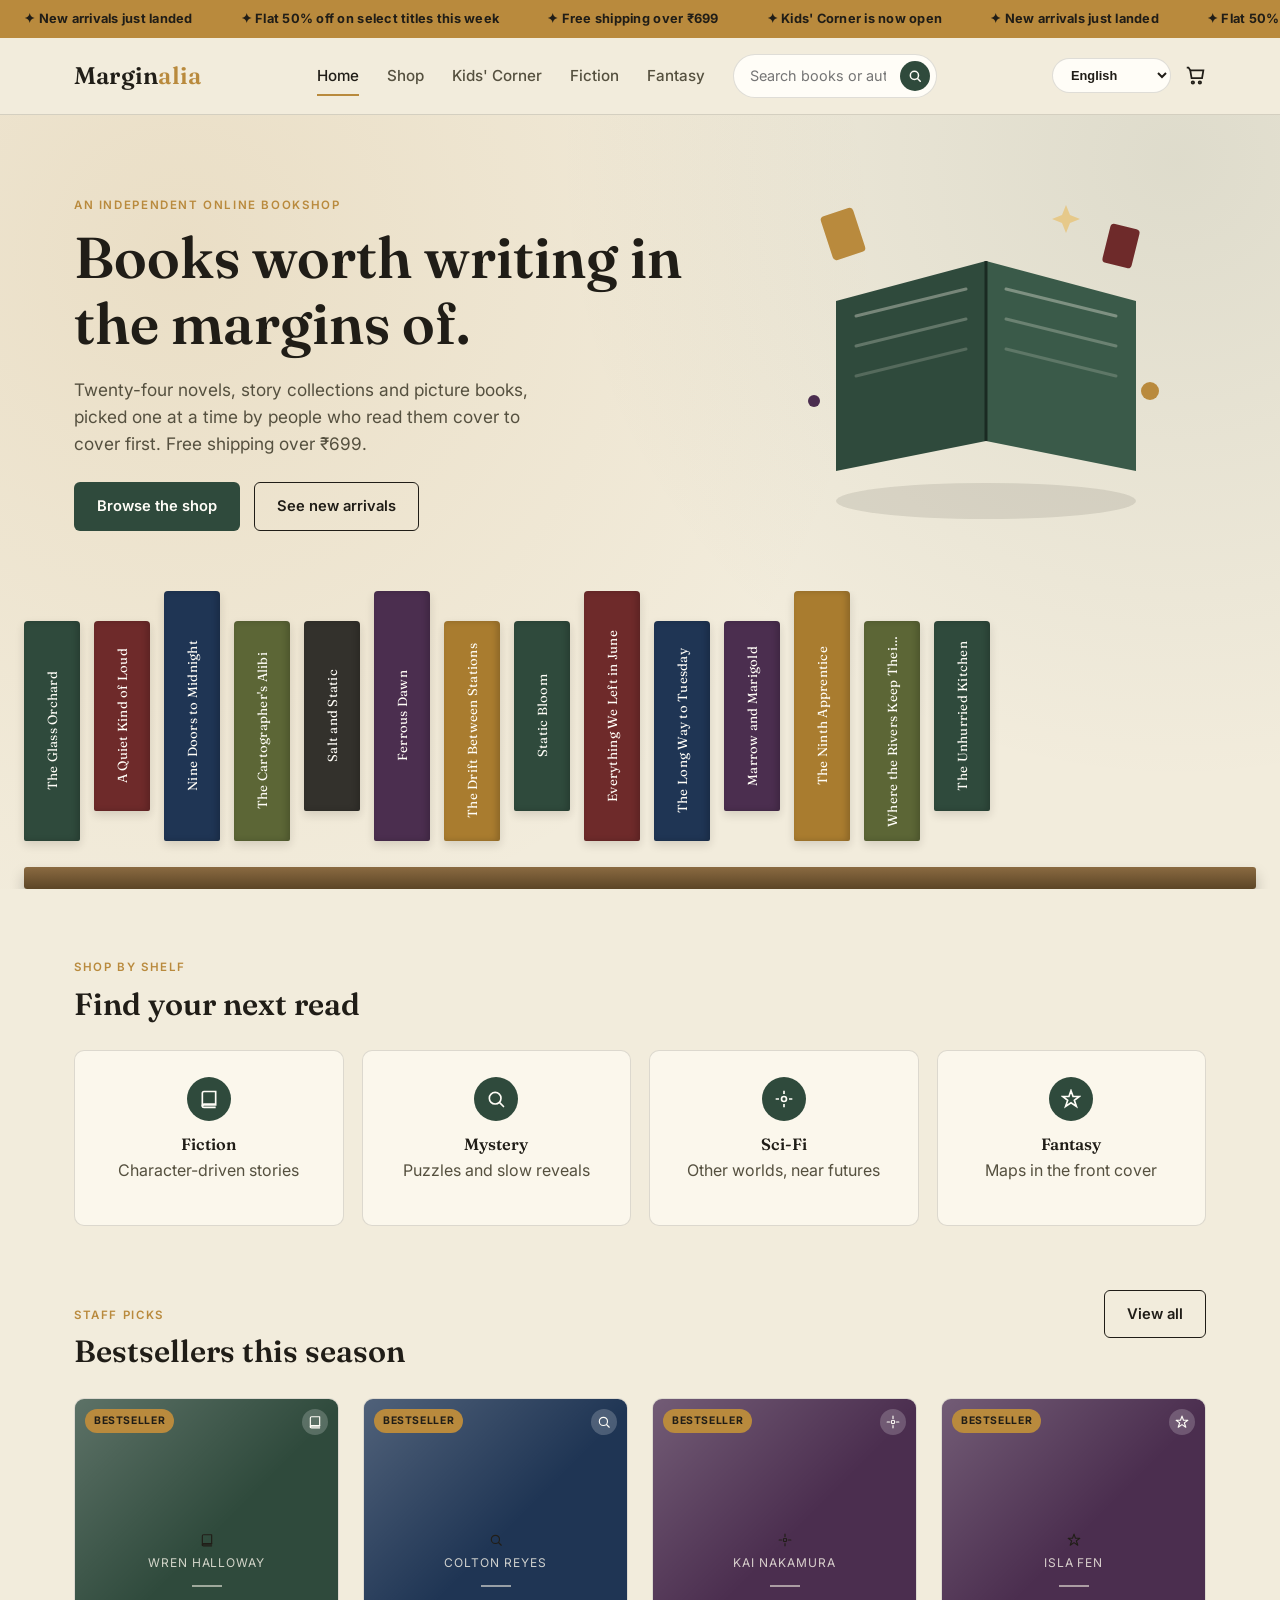
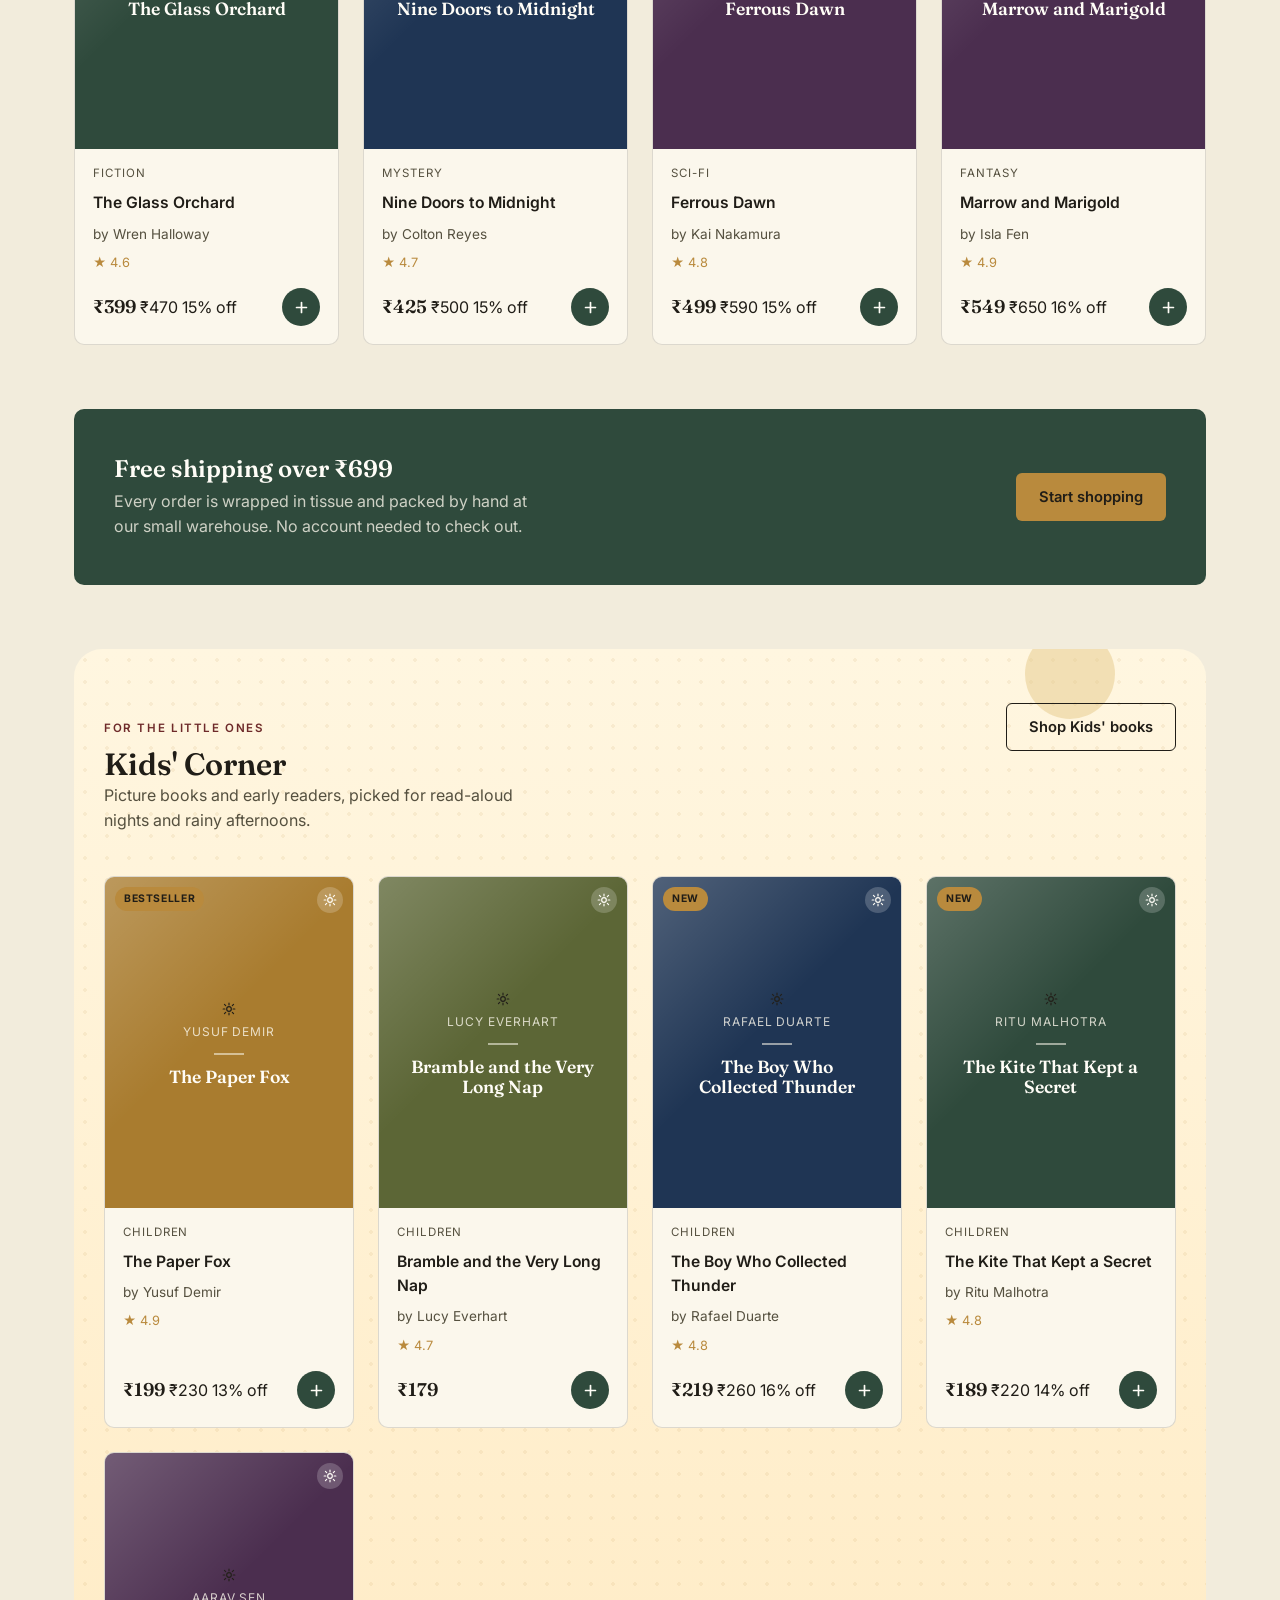
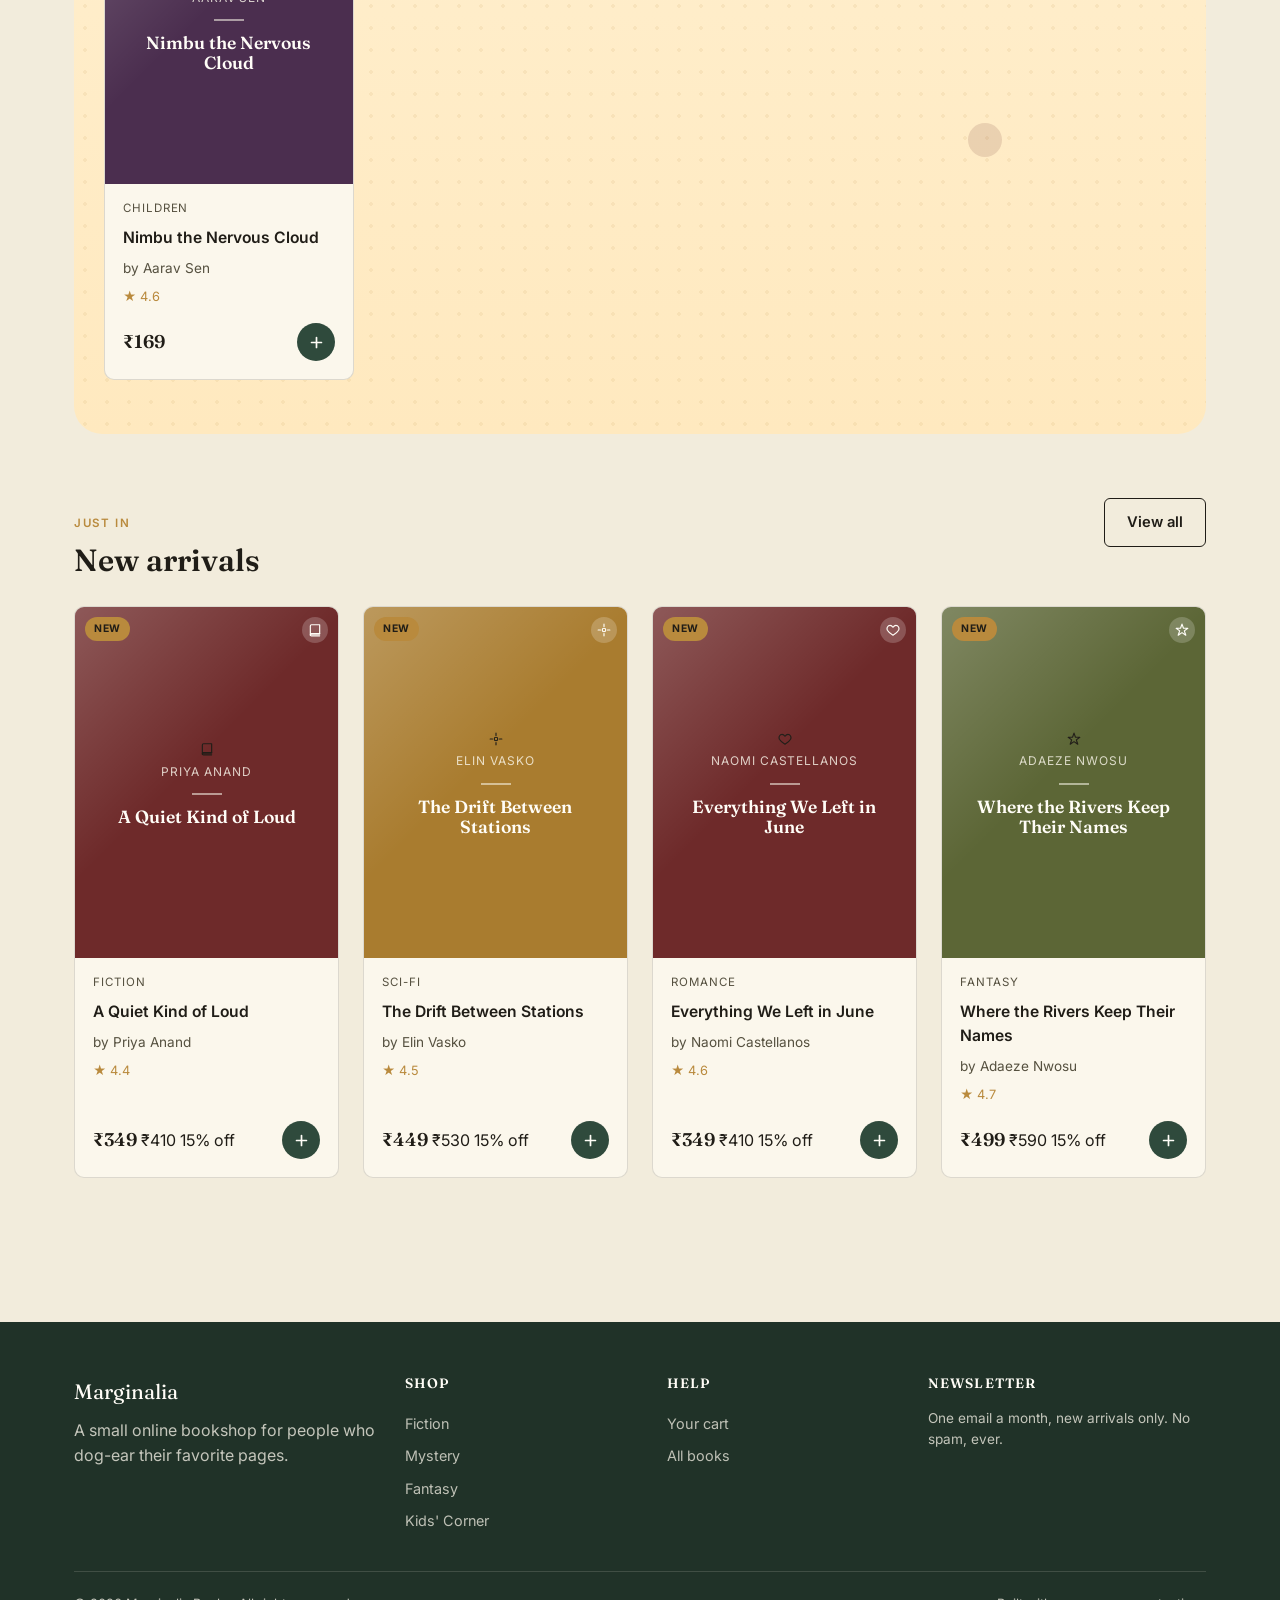
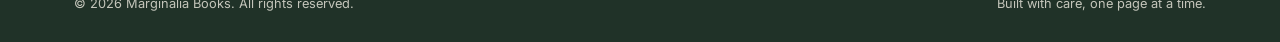
<file: index.html>
<!DOCTYPE html>
<html lang="en">
<head>
<meta charset="UTF-8">
<meta name="viewport" content="width=device-width, initial-scale=1.0">
<title>Marginalia — Books worth writing in the margins of</title>
<meta name="description" content="An independent online bookshop. Browse fiction, mystery, sci-fi, fantasy, romance, nonfiction and children's books. Prices in ₹.">
<link rel="preconnect" href="https://fonts.googleapis.com">
<link href="https://fonts.googleapis.com/css2?family=Fraunces:wght@500;600;700&family=Inter:wght@400;500;600;700&display=swap" rel="stylesheet">
<link rel="stylesheet" href="css/style.css">
</head>
<body data-page="home">

<div class="marquee-bar" aria-hidden="true">
  <div class="marquee-track">
    <div class="marquee-group">
      <span data-i18n="marquee_1">✦ New arrivals just landed</span>
      <span data-i18n="marquee_2">✦ Flat 50% off on select titles this week</span>
      <span data-i18n="marquee_3">✦ Free shipping over ₹699</span>
      <span data-i18n="marquee_4">✦ Kids' Corner is now open</span>
    </div>
    <div class="marquee-group">
      <span data-i18n="marquee_1">✦ New arrivals just landed</span>
      <span data-i18n="marquee_2">✦ Flat 50% off on select titles this week</span>
      <span data-i18n="marquee_3">✦ Free shipping over ₹699</span>
      <span data-i18n="marquee_4">✦ Kids' Corner is now open</span>
    </div>
  </div>
</div>

<header class="site-header">
  <div class="wrap">
    <a href="index.html" class="logo">Margin<span>alia</span></a>

    <nav class="main-nav">
      <a href="index.html" class="is-active" data-i18n="nav_home">Home</a>
      <a href="shop.html" data-i18n="nav_shop">Shop</a>
      <a href="shop.html?genre=Children" data-i18n="nav_kids">Kids' Corner</a>
      <a href="shop.html?genre=Fiction" data-i18n="nav_fiction">Fiction</a>
      <a href="shop.html?genre=Fantasy" data-i18n="nav_fantasy">Fantasy</a>
      <form class="search-form" data-search-form>
        <input type="search" data-i18n-placeholder="search_placeholder" placeholder="Search books or authors" aria-label="Search books">
        <button type="submit" aria-label="Search">
          <svg width="14" height="14" viewBox="0 0 24 24" fill="none" stroke="currentColor" stroke-width="2.6"><circle cx="11" cy="11" r="7"/><path d="M21 21l-4.3-4.3" stroke-linecap="round"/></svg>
        </button>
      </form>
    </nav>

    <div class="header-actions">
      <div class="lang-select">
        <select data-lang-select aria-label="Language">
          <option value="en">English</option>
          <option value="hi">हिंदी</option>
          <option value="ml">മലയാളം</option>
        </select>
      </div>
      <a href="cart.html" class="cart-link">
        <svg width="21" height="21" viewBox="0 0 24 24" fill="none" stroke="currentColor" stroke-width="2"><path d="M6 6h15l-1.5 9h-12z"/><path d="M6 6L4 3H2"/><circle cx="9" cy="20" r="1.4"/><circle cx="17" cy="20" r="1.4"/></svg>
        <span class="cart-badge is-hidden" data-cart-badge>0</span>
      </a>
      <button class="nav-toggle" data-nav-toggle aria-label="Toggle menu">
        <svg width="18" height="18" viewBox="0 0 24 24" fill="none" stroke="currentColor" stroke-width="2.4"><path d="M3 6h18M3 12h18M3 18h18" stroke-linecap="round"/></svg>
      </button>
    </div>
  </div>
</header>

<main>

  <section class="hero">
    <div class="wrap">
      <div class="hero-grid">
        <div class="hero-copy">
          <span class="eyebrow" data-i18n="eyebrow_shop">An independent online bookshop</span>
          <h1 data-i18n="hero_title">Books worth writing in the margins of.</h1>
          <p data-i18n="hero_subtitle">Twenty-four novels, story collections and picture books, picked one at a time by people who read them cover to cover first. Free shipping over ₹699.</p>
          <div class="hero-cta">
            <a href="shop.html" class="btn btn-primary" data-i18n="cta_browse">Browse the shop</a>
            <a href="#new-arrivals" class="btn btn-outline" data-i18n="cta_new_arrivals">See new arrivals</a>
          </div>
        </div>
        <div class="hero-art" aria-hidden="true">
          <svg viewBox="0 0 440 380" xmlns="http://www.w3.org/2000/svg">
            <ellipse cx="220" cy="330" rx="150" ry="18" fill="rgba(32,29,23,0.10)"/>
            <path d="M220 90 L70 130 L70 300 L220 270 Z" fill="#2f4a3c"/>
            <path d="M220 90 L370 130 L370 300 L220 270 Z" fill="#3a5a49"/>
            <path d="M220 90 L220 270" stroke="#1a2a22" stroke-width="3"/>
            <path d="M90 145 L200 118" stroke="rgba(251,247,236,0.35)" stroke-width="3" stroke-linecap="round"/>
            <path d="M90 175 L200 148" stroke="rgba(251,247,236,0.25)" stroke-width="3" stroke-linecap="round"/>
            <path d="M90 205 L200 178" stroke="rgba(251,247,236,0.18)" stroke-width="3" stroke-linecap="round"/>
            <path d="M240 118 L350 145" stroke="rgba(251,247,236,0.35)" stroke-width="3" stroke-linecap="round"/>
            <path d="M240 148 L350 175" stroke="rgba(251,247,236,0.25)" stroke-width="3" stroke-linecap="round"/>
            <path d="M240 178 L350 205" stroke="rgba(251,247,236,0.18)" stroke-width="3" stroke-linecap="round"/>
            <g class="float-slow"><rect x="60" y="40" width="34" height="46" rx="4" fill="#b98a3d" transform="rotate(-18 77 63)"/></g>
            <g class="float-fast"><rect x="340" y="55" width="30" height="40" rx="4" fill="#6e2a2a" transform="rotate(14 355 75)"/></g>
            <g class="float-slower"><circle cx="384" cy="220" r="9" fill="#b98a3d"/></g>
            <g class="float-fast"><circle cx="48" cy="230" r="6" fill="#4b2e4f"/></g>
            <g class="float-slow"><path d="M300 34l4 10 10 4-10 4-4 10-4-10-10-4 10-4z" fill="#e6c98a"/></g>
          </svg>
        </div>
      </div>
    </div>

    <div class="shelf-wrap">
      <div class="shelf-row" data-shelf aria-label="Browse books on the shelf"></div>
      <div class="shelf-ledge"></div>
    </div>
  </section>

  <section class="section reveal">
    <div class="wrap">
      <div class="section-head">
        <div>
          <span class="eyebrow" data-i18n="eyebrow_shelf">Shop by shelf</span>
          <h2 data-i18n="heading_shelf">Find your next read</h2>
        </div>
      </div>
      <div class="category-grid">
        <a class="category-card" href="shop.html?genre=Fiction">
          <span class="cat-icon"><svg width="20" height="20" viewBox="0 0 24 24" fill="none" stroke="currentColor" stroke-width="2"><path d="M4 19V5a2 2 0 012-2h14v16H6a2 2 0 00-2 2z"/><path d="M20 22H6a2 2 0 010-4h14"/></svg></span>
          <h3 data-i18n="cat_fiction_title">Fiction</h3>
          <p class="muted" data-i18n="cat_fiction_desc">Character-driven stories</p>
        </a>
        <a class="category-card" href="shop.html?genre=Mystery">
          <span class="cat-icon"><svg width="20" height="20" viewBox="0 0 24 24" fill="none" stroke="currentColor" stroke-width="2"><circle cx="11" cy="11" r="7"/><path d="M21 21l-4.3-4.3" stroke-linecap="round"/></svg></span>
          <h3 data-i18n="cat_mystery_title">Mystery</h3>
          <p class="muted" data-i18n="cat_mystery_desc">Puzzles and slow reveals</p>
        </a>
        <a class="category-card" href="shop.html?genre=Sci-Fi">
          <span class="cat-icon"><svg width="20" height="20" viewBox="0 0 24 24" fill="none" stroke="currentColor" stroke-width="2"><circle cx="12" cy="12" r="3"/><path d="M12 2v4M12 18v4M2 12h4M18 12h4"/></svg></span>
          <h3 data-i18n="cat_scifi_title">Sci-Fi</h3>
          <p class="muted" data-i18n="cat_scifi_desc">Other worlds, near futures</p>
        </a>
        <a class="category-card" href="shop.html?genre=Fantasy">
          <span class="cat-icon"><svg width="20" height="20" viewBox="0 0 24 24" fill="none" stroke="currentColor" stroke-width="2"><path d="M12 2l2.5 7H22l-6 4.5L18.5 21 12 16.5 5.5 21 8 13.5 2 9h7.5z"/></svg></span>
          <h3 data-i18n="cat_fantasy_title">Fantasy</h3>
          <p class="muted" data-i18n="cat_fantasy_desc">Maps in the front cover</p>
        </a>
      </div>
    </div>
  </section>

  <section class="section reveal" style="padding-top:0">
    <div class="wrap">
      <div class="section-head">
        <div>
          <span class="eyebrow" data-i18n="eyebrow_bestsellers">Staff picks</span>
          <h2 data-i18n="heading_bestsellers">Bestsellers this season</h2>
        </div>
        <a href="shop.html" class="btn btn-outline" data-i18n="view_all">View all</a>
      </div>
      <div class="book-grid" data-featured></div>
    </div>
  </section>

  <section class="section reveal" style="padding-top:0">
    <div class="wrap">
      <div class="promo-band">
        <div>
          <h2 data-i18n="promo_title">Free shipping over ₹699</h2>
          <p data-i18n="promo_desc">Every order is wrapped in tissue and packed by hand at our small warehouse. No account needed to check out.</p>
        </div>
        <a href="shop.html" class="btn btn-gold" data-i18n="promo_cta">Start shopping</a>
      </div>
    </div>
  </section>

  <section class="section reveal" style="padding-top:0">
    <div class="wrap">
      <div class="kids-section">
        <span class="kids-decor k1" aria-hidden="true"></span>
        <span class="kids-decor k2" aria-hidden="true"></span>
        <span class="kids-decor k3" aria-hidden="true"></span>
        <div class="section-head">
          <div>
            <span class="eyebrow" data-i18n="eyebrow_kids">For the little ones</span>
            <h2 data-i18n="heading_kids">Kids' Corner</h2>
            <p class="muted" style="max-width:420px" data-i18n="kids_desc">Picture books and early readers, picked for read-aloud nights and rainy afternoons.</p>
          </div>
          <a href="shop.html?genre=Children" class="btn btn-outline" data-i18n="kids_cta">Shop Kids' books</a>
        </div>
        <div class="book-grid" data-kids></div>
      </div>
    </div>
  </section>

  <section class="section reveal" id="new-arrivals" style="padding-top:0">
    <div class="wrap">
      <div class="section-head">
        <div>
          <span class="eyebrow" data-i18n="eyebrow_new">Just in</span>
          <h2 data-i18n="heading_new">New arrivals</h2>
        </div>
        <a href="shop.html" class="btn btn-outline" data-i18n="view_all">View all</a>
      </div>
      <div class="book-grid" data-new></div>
    </div>
  </section>

</main>

<footer class="site-footer">
  <div class="wrap">
    <div class="footer-grid">
      <div>
        <p class="footer-logo">Marginalia</p>
        <p data-i18n="footer_tagline">A small online bookshop for people who dog-ear their favorite pages.</p>
      </div>
      <div>
        <h4 data-i18n="footer_shop_heading">Shop</h4>
        <a href="shop.html?genre=Fiction" data-i18n="cat_fiction_title">Fiction</a>
        <a href="shop.html?genre=Mystery" data-i18n="cat_mystery_title">Mystery</a>
        <a href="shop.html?genre=Fantasy" data-i18n="cat_fantasy_title">Fantasy</a>
        <a href="shop.html?genre=Children" data-i18n="footer_kids_link">Kids' Corner</a>
      </div>
      <div>
        <h4 data-i18n="footer_help_heading">Help</h4>
        <a href="cart.html" data-i18n="footer_link_cart">Your cart</a>
        <a href="shop.html" data-i18n="footer_link_all">All books</a>
      </div>
      <div>
        <h4 data-i18n="footer_newsletter_heading">Newsletter</h4>
        <p style="font-size:0.85rem" data-i18n="footer_newsletter_desc">One email a month, new arrivals only. No spam, ever.</p>
      </div>
    </div>
    <div class="footer-bottom">
      <span data-i18n="footer_rights">© 2026 Marginalia Books. All rights reserved.</span>
      <span data-i18n="footer_credit">Built with care, one page at a time.</span>
    </div>
  </div>
</footer>

<script src="js/data.js"></script>
<script src="js/cart.js"></script>
<script src="js/i18n.js"></script>
<script src="js/main.js"></script>
</body>
</html>
</file>
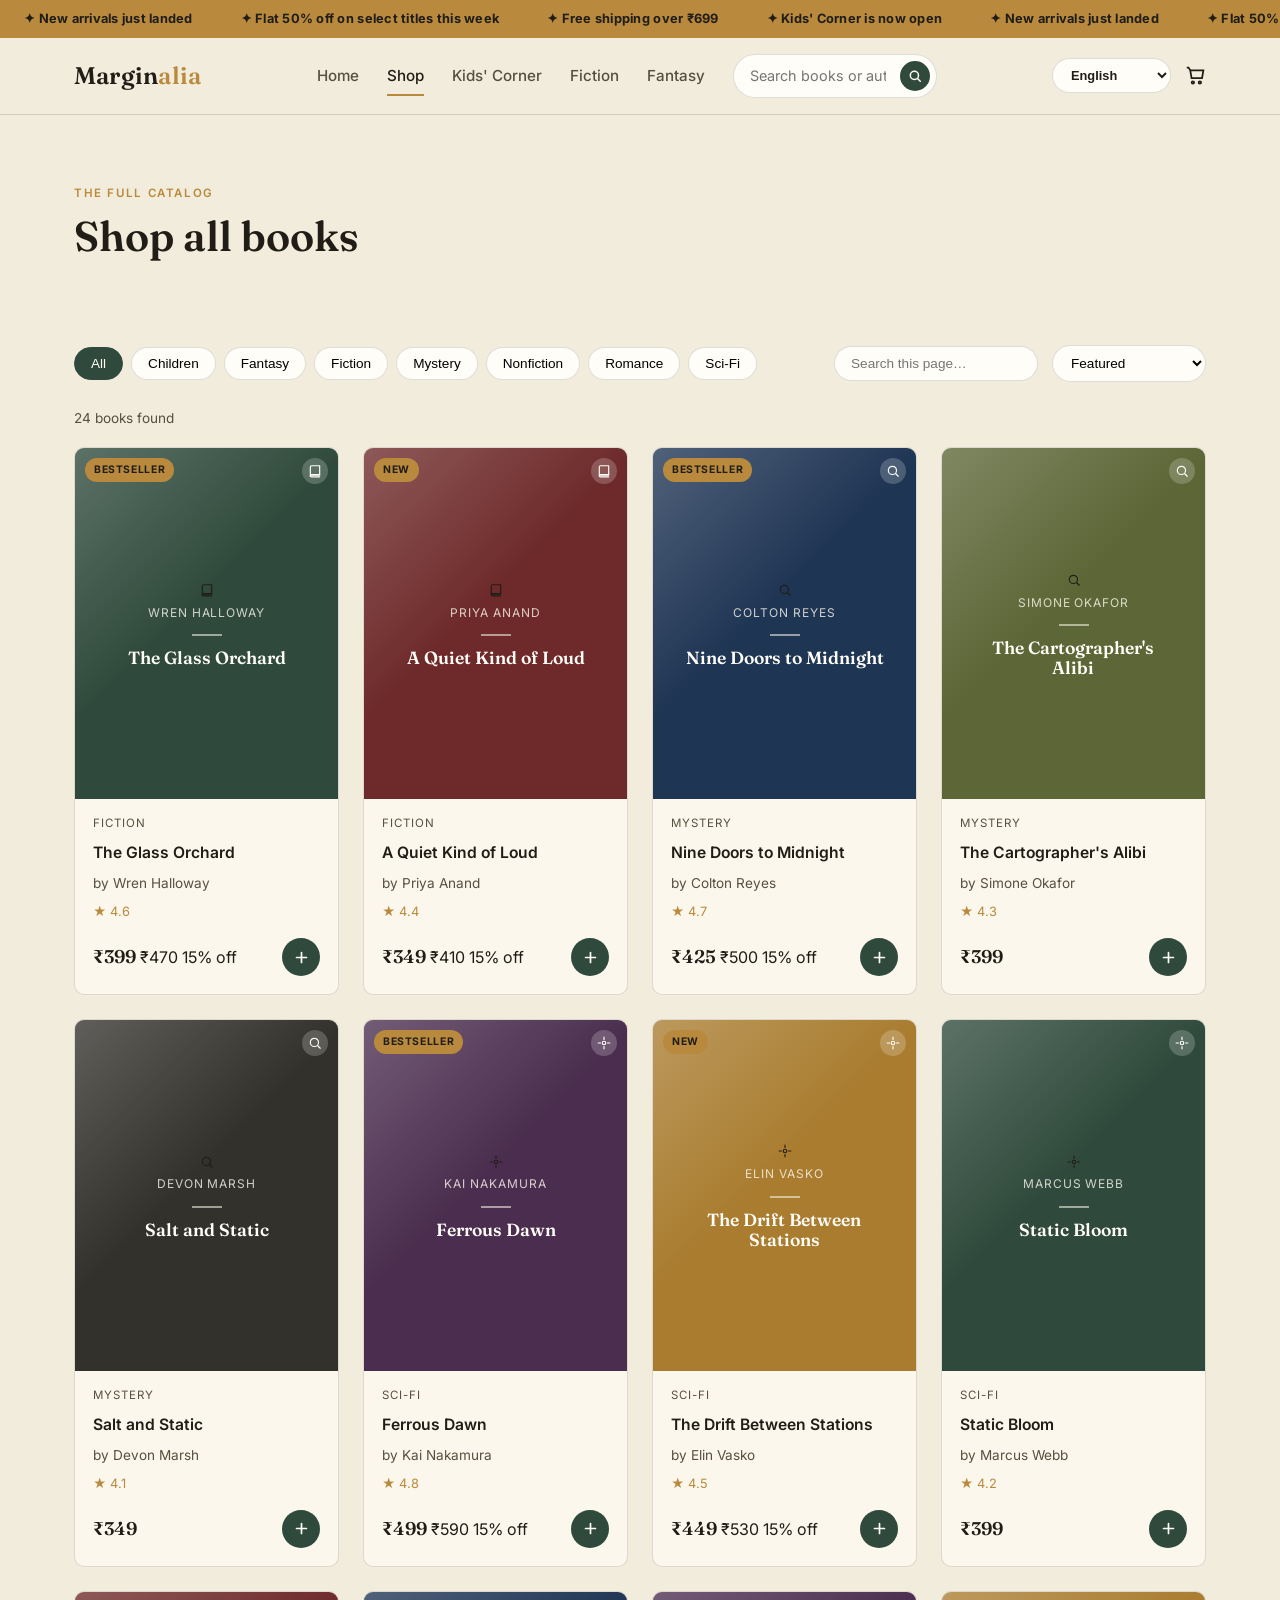
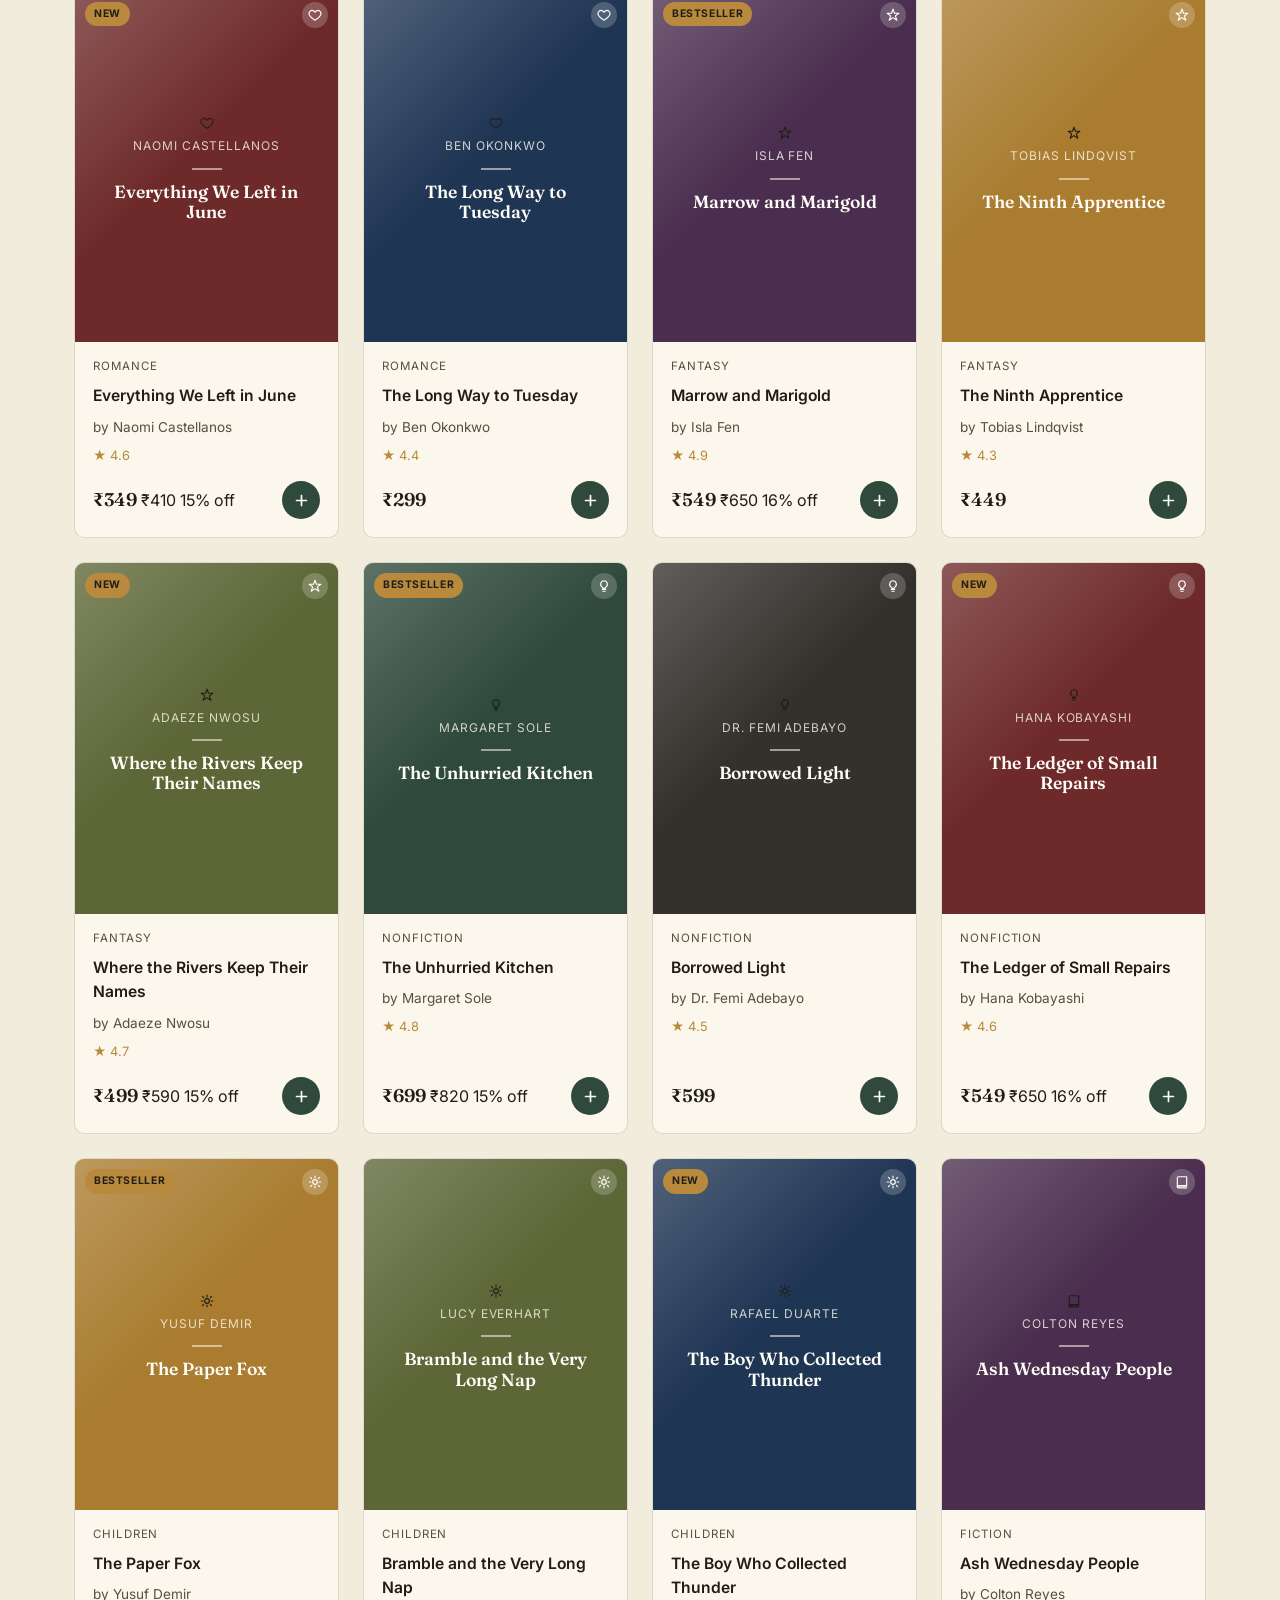
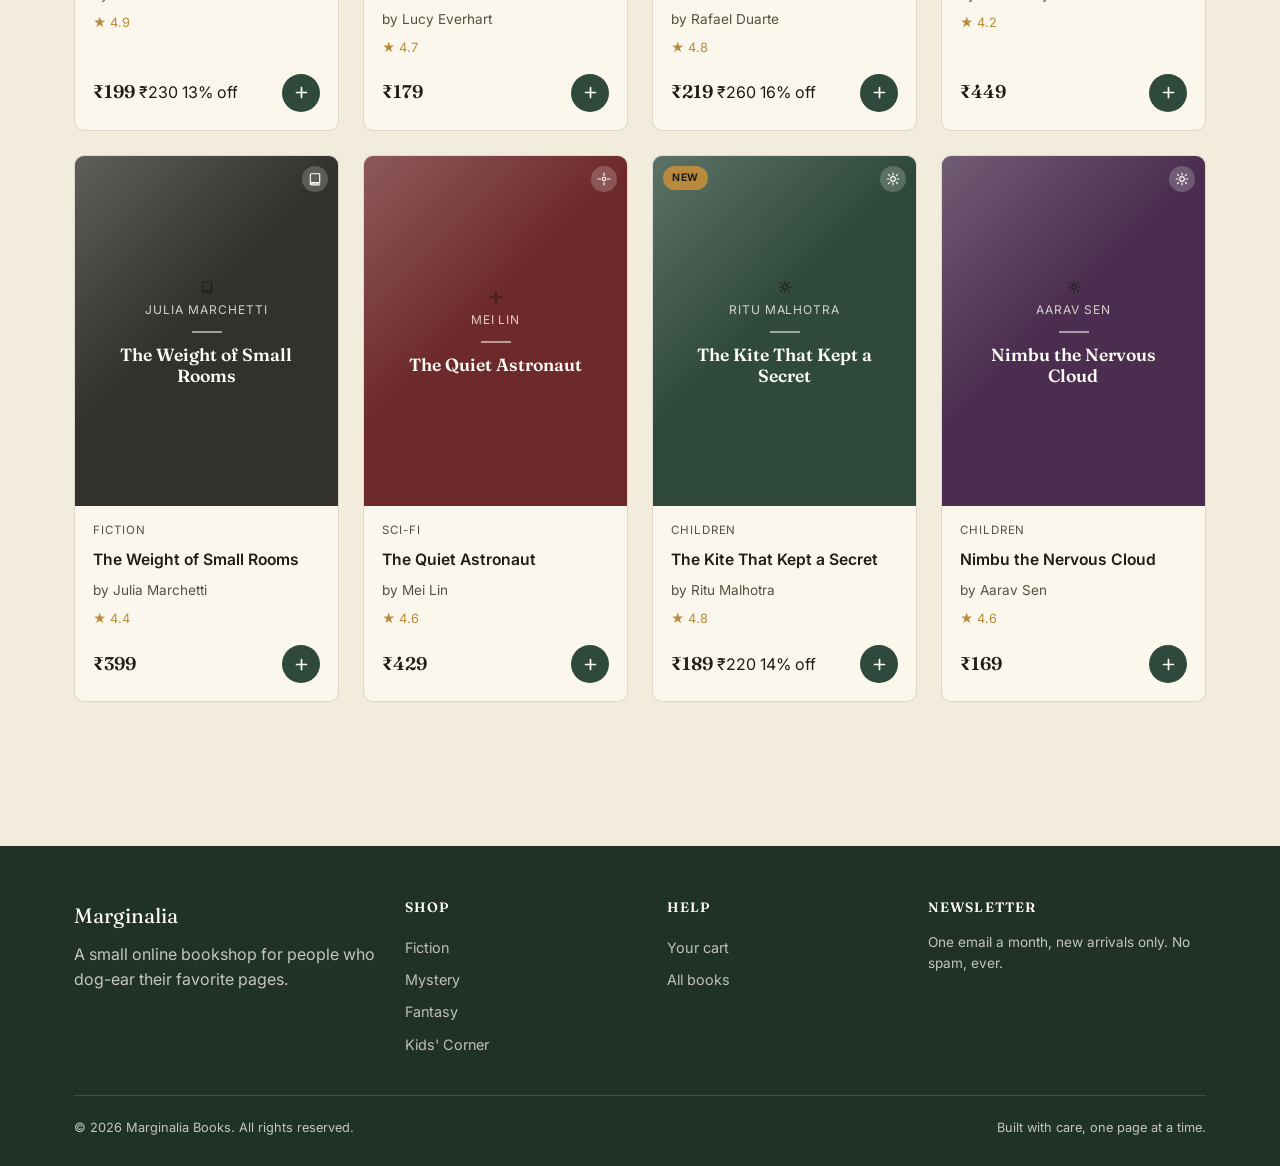
<file: book.html>
<!DOCTYPE html>
<html lang="en">
<head>
<meta charset="UTF-8">
<meta name="viewport" content="width=device-width, initial-scale=1.0">
<title>Book — Marginalia</title>
<link rel="preconnect" href="https://fonts.googleapis.com">
<link href="https://fonts.googleapis.com/css2?family=Fraunces:wght@500;600;700&family=Inter:wght@400;500;600;700&display=swap" rel="stylesheet">
<link rel="stylesheet" href="css/style.css">
</head>
<body data-page="book">

<div class="marquee-bar" aria-hidden="true">
  <div class="marquee-track">
    <div class="marquee-group">
      <span data-i18n="marquee_1">✦ New arrivals just landed</span>
      <span data-i18n="marquee_2">✦ Flat 50% off on select titles this week</span>
      <span data-i18n="marquee_3">✦ Free shipping over ₹699</span>
      <span data-i18n="marquee_4">✦ Kids' Corner is now open</span>
    </div>
    <div class="marquee-group">
      <span data-i18n="marquee_1">✦ New arrivals just landed</span>
      <span data-i18n="marquee_2">✦ Flat 50% off on select titles this week</span>
      <span data-i18n="marquee_3">✦ Free shipping over ₹699</span>
      <span data-i18n="marquee_4">✦ Kids' Corner is now open</span>
    </div>
  </div>
</div>

<header class="site-header">
  <div class="wrap">
    <a href="index.html" class="logo">Margin<span>alia</span></a>

    <nav class="main-nav">
      <a href="index.html" data-i18n="nav_home">Home</a>
      <a href="shop.html" data-i18n="nav_shop">Shop</a>
      <a href="shop.html?genre=Children" data-i18n="nav_kids">Kids' Corner</a>
      <a href="shop.html?genre=Fiction" data-i18n="nav_fiction">Fiction</a>
      <a href="shop.html?genre=Fantasy" data-i18n="nav_fantasy">Fantasy</a>
      <form class="search-form" data-search-form>
        <input type="search" data-i18n-placeholder="search_placeholder" placeholder="Search books or authors" aria-label="Search books">
        <button type="submit" aria-label="Search">
          <svg width="14" height="14" viewBox="0 0 24 24" fill="none" stroke="currentColor" stroke-width="2.6"><circle cx="11" cy="11" r="7"/><path d="M21 21l-4.3-4.3" stroke-linecap="round"/></svg>
        </button>
      </form>
    </nav>

    <div class="header-actions">
      <div class="lang-select">
        <select data-lang-select aria-label="Language">
          <option value="en">English</option>
          <option value="hi">हिंदी</option>
          <option value="ml">മലയാളം</option>
        </select>
      </div>
      <a href="cart.html" class="cart-link">
        <svg width="21" height="21" viewBox="0 0 24 24" fill="none" stroke="currentColor" stroke-width="2"><path d="M6 6h15l-1.5 9h-12z"/><path d="M6 6L4 3H2"/><circle cx="9" cy="20" r="1.4"/><circle cx="17" cy="20" r="1.4"/></svg>
        <span class="cart-badge is-hidden" data-cart-badge>0</span>
      </a>
      <button class="nav-toggle" data-nav-toggle aria-label="Toggle menu">
        <svg width="18" height="18" viewBox="0 0 24 24" fill="none" stroke="currentColor" stroke-width="2.4"><path d="M3 6h18M3 12h18M3 18h18" stroke-linecap="round"/></svg>
      </button>
    </div>
  </div>
</header>

<main>
  <section class="section">
    <div class="wrap">
      <nav class="pd-breadcrumb" data-breadcrumb aria-label="Breadcrumb"></nav>

      <div class="pd-layout" data-book-detail>
        <!-- filled by js/main.js: renderBookDetail() -->
      </div>

      <div class="related-section reveal">
        <div class="section-head">
          <div>
            <h2 data-i18n="related_heading">You might also like</h2>
          </div>
        </div>
        <div class="book-grid" data-related></div>
      </div>
    </div>
  </section>
</main>

<footer class="site-footer">
  <div class="wrap">
    <div class="footer-grid">
      <div>
        <p class="footer-logo">Marginalia</p>
        <p data-i18n="footer_tagline">A small online bookshop for people who dog-ear their favorite pages.</p>
      </div>
      <div>
        <h4 data-i18n="footer_shop_heading">Shop</h4>
        <a href="shop.html?genre=Fiction" data-i18n="cat_fiction_title">Fiction</a>
        <a href="shop.html?genre=Mystery" data-i18n="cat_mystery_title">Mystery</a>
        <a href="shop.html?genre=Fantasy" data-i18n="cat_fantasy_title">Fantasy</a>
        <a href="shop.html?genre=Children" data-i18n="footer_kids_link">Kids' Corner</a>
      </div>
      <div>
        <h4 data-i18n="footer_help_heading">Help</h4>
        <a href="cart.html" data-i18n="footer_link_cart">Your cart</a>
        <a href="shop.html" data-i18n="footer_link_all">All books</a>
      </div>
      <div>
        <h4 data-i18n="footer_newsletter_heading">Newsletter</h4>
        <p style="font-size:0.85rem" data-i18n="footer_newsletter_desc">One email a month, new arrivals only. No spam, ever.</p>
      </div>
    </div>
    <div class="footer-bottom">
      <span data-i18n="footer_rights">© 2026 Marginalia Books. All rights reserved.</span>
      <span data-i18n="footer_credit">Built with care, one page at a time.</span>
    </div>
  </div>
</footer>

<script src="js/data.js"></script>
<script src="js/cart.js"></script>
<script src="js/i18n.js"></script>
<script src="js/main.js"></script>
</body>
</html>
</file>
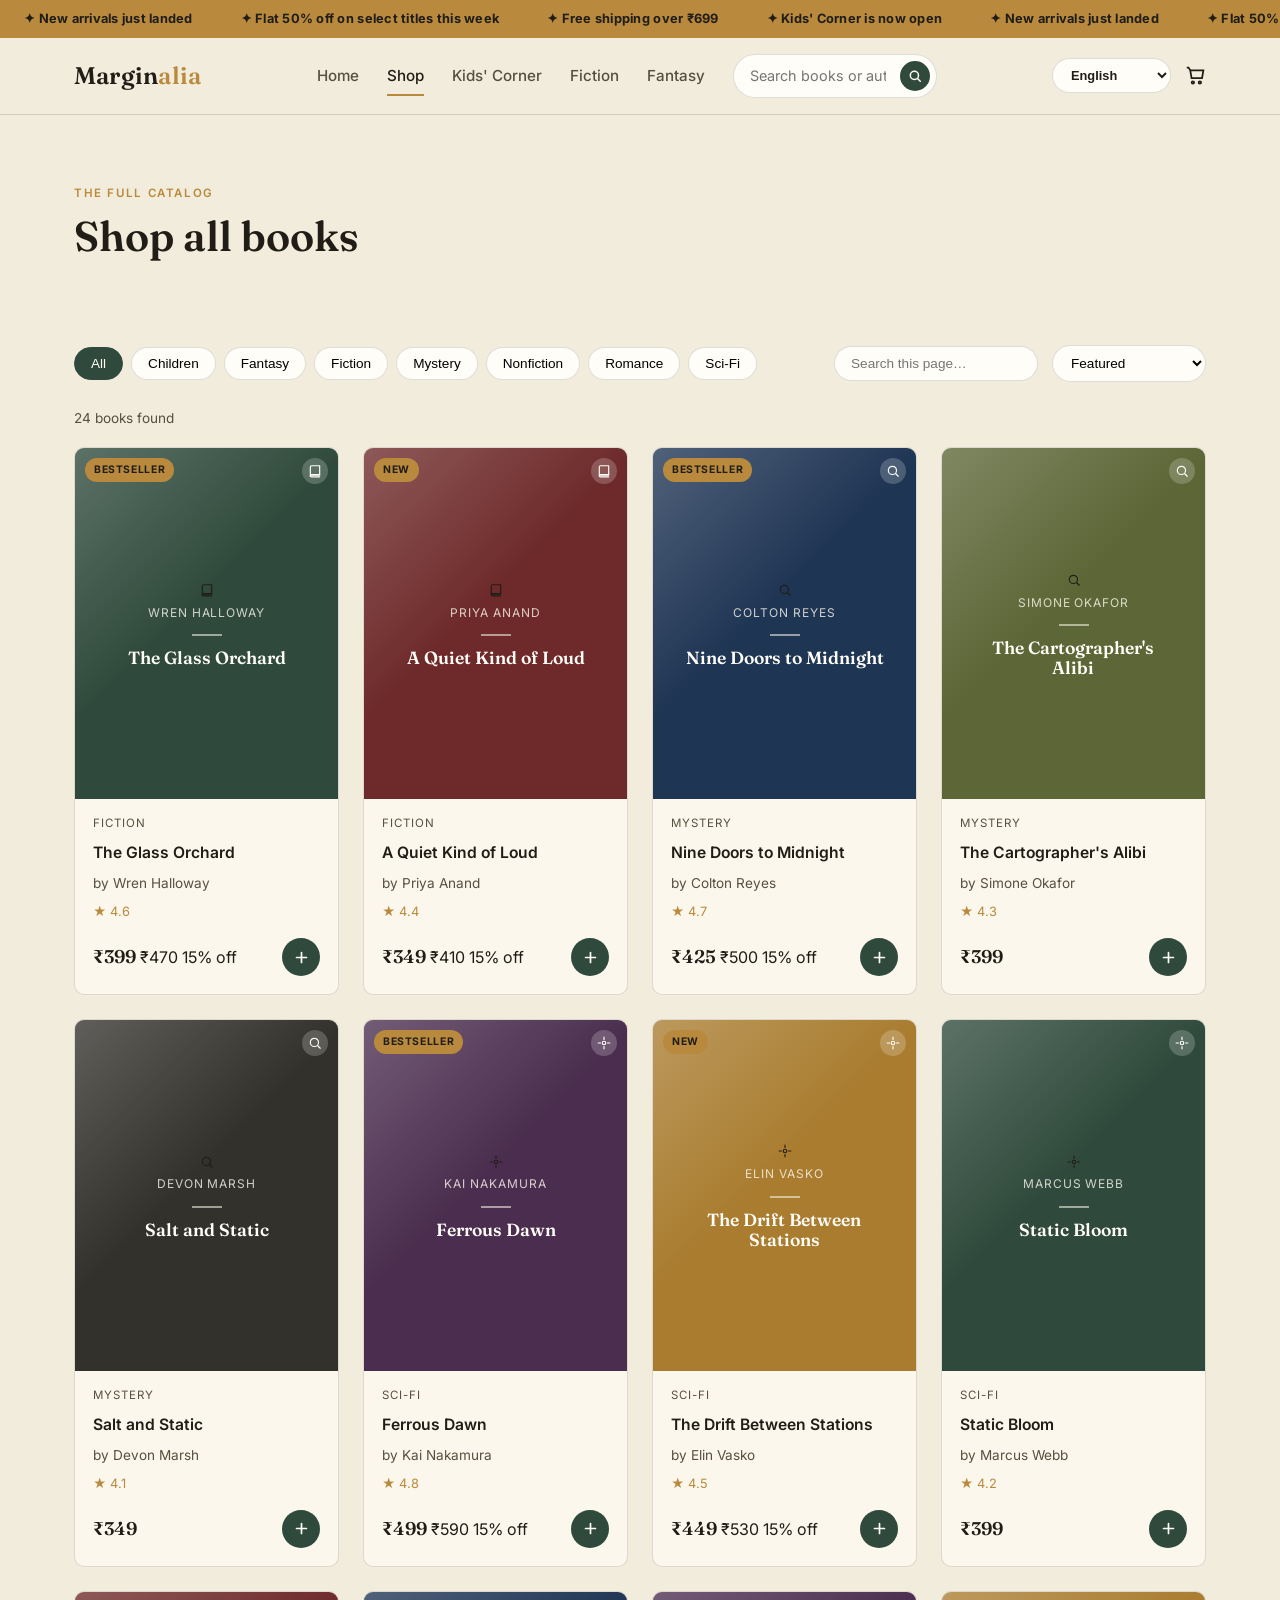
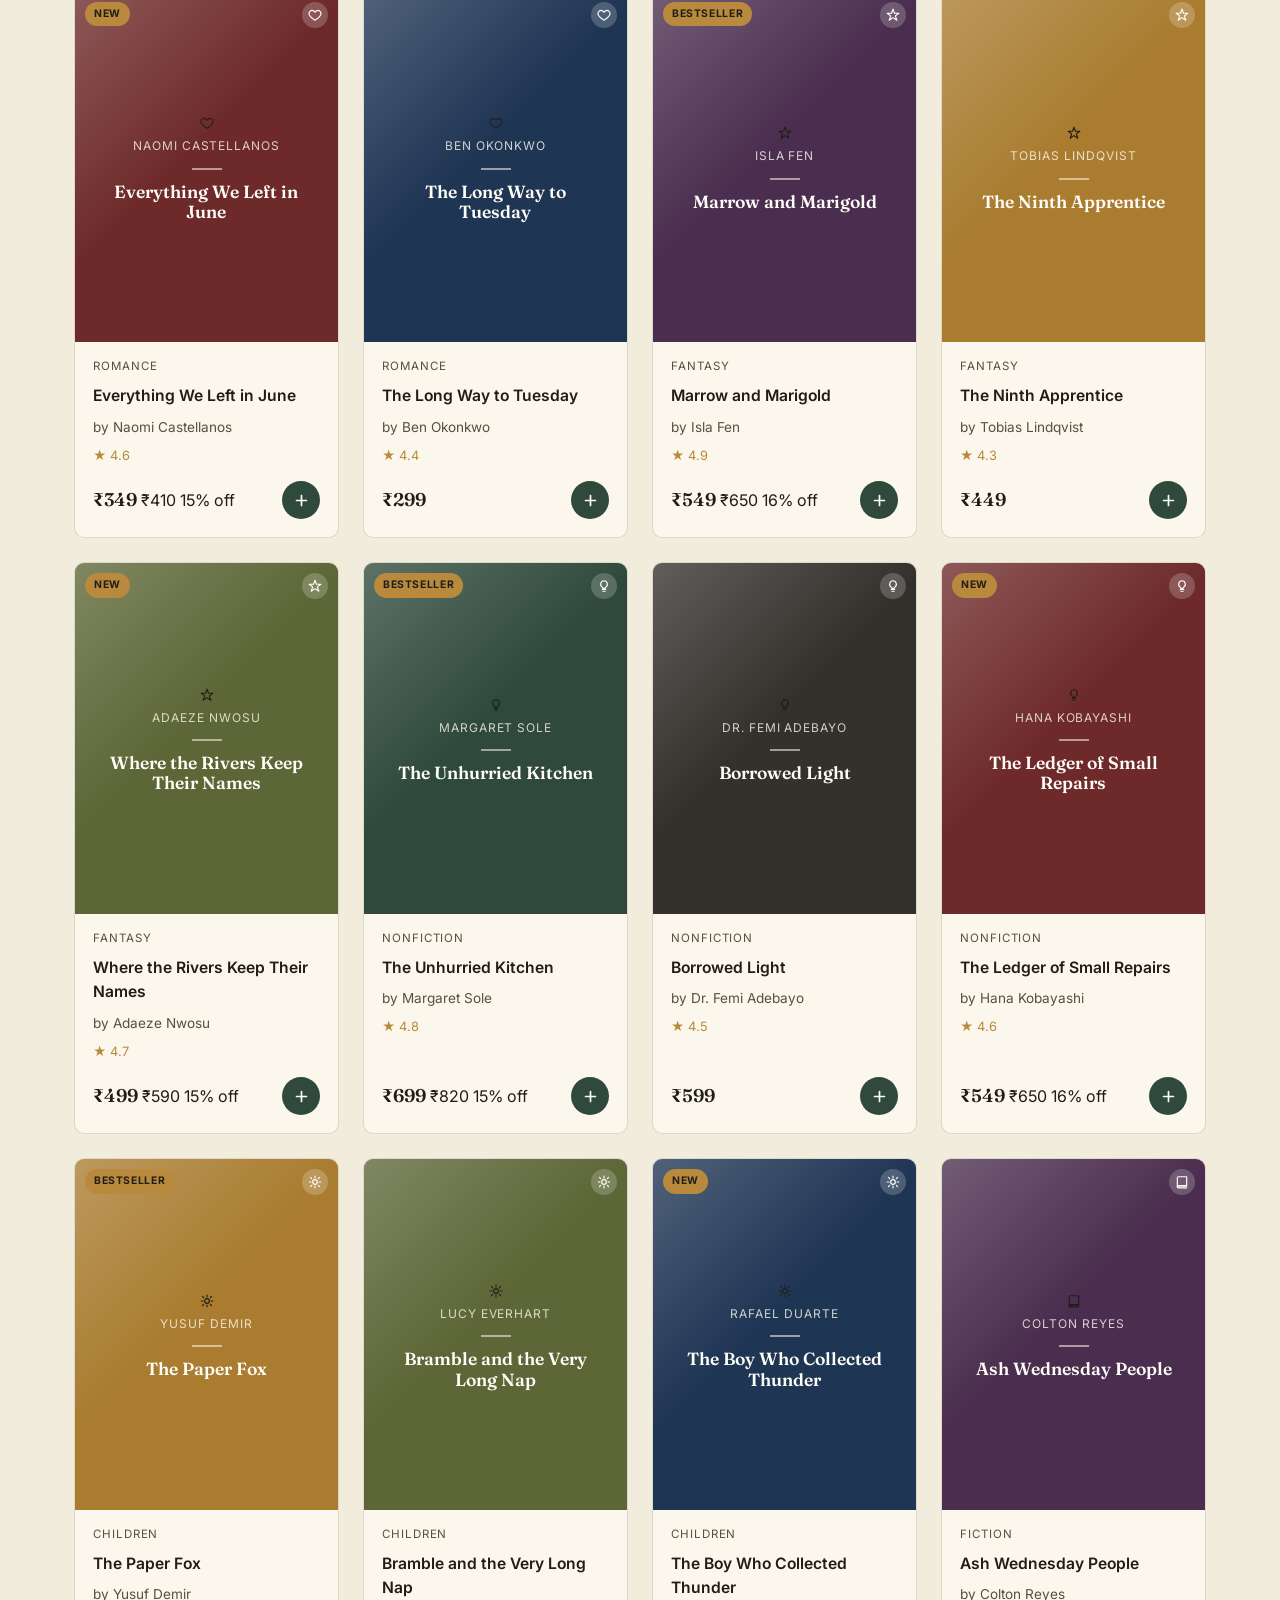
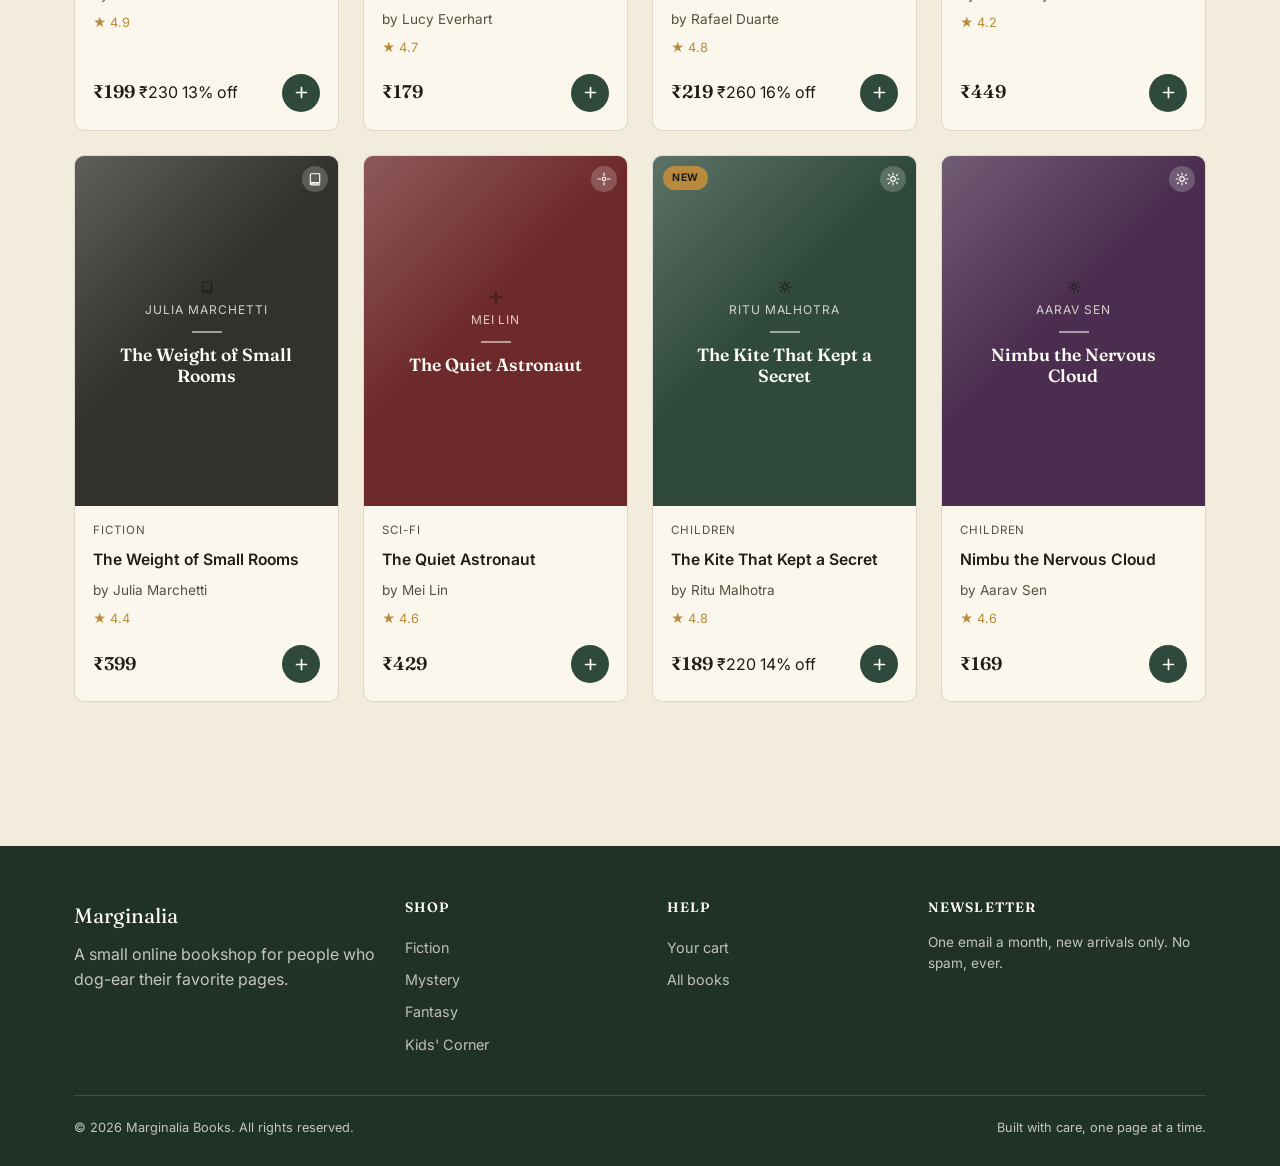
<file: checkout.html>
<!DOCTYPE html>
<html lang="en">
<head>
<meta charset="UTF-8">
<meta name="viewport" content="width=device-width, initial-scale=1.0">
<title>Checkout — Marginalia</title>
<link rel="preconnect" href="https://fonts.googleapis.com">
<link href="https://fonts.googleapis.com/css2?family=Fraunces:wght@500;600;700&family=Inter:wght@400;500;600;700&display=swap" rel="stylesheet">
<link rel="stylesheet" href="css/style.css">
</head>
<body data-page="checkout">

<div class="marquee-bar" aria-hidden="true">
  <div class="marquee-track">
    <div class="marquee-group">
      <span data-i18n="marquee_1">✦ New arrivals just landed</span>
      <span data-i18n="marquee_2">✦ Flat 50% off on select titles this week</span>
      <span data-i18n="marquee_3">✦ Free shipping over ₹699</span>
      <span data-i18n="marquee_4">✦ Kids' Corner is now open</span>
    </div>
    <div class="marquee-group">
      <span data-i18n="marquee_1">✦ New arrivals just landed</span>
      <span data-i18n="marquee_2">✦ Flat 50% off on select titles this week</span>
      <span data-i18n="marquee_3">✦ Free shipping over ₹699</span>
      <span data-i18n="marquee_4">✦ Kids' Corner is now open</span>
    </div>
  </div>
</div>

<header class="site-header">
  <div class="wrap">
    <a href="index.html" class="logo">Margin<span>alia</span></a>
    <nav class="main-nav">
      <a href="index.html" data-i18n="nav_home">Home</a>
      <a href="shop.html" data-i18n="nav_shop">Shop</a>
    </nav>
    <div class="header-actions">
      <div class="lang-select">
        <select data-lang-select aria-label="Language">
          <option value="en">English</option>
          <option value="hi">हिंदी</option>
          <option value="ml">മലയാളം</option>
        </select>
      </div>
      <a href="cart.html" class="cart-link">
        <svg width="21" height="21" viewBox="0 0 24 24" fill="none" stroke="currentColor" stroke-width="2"><path d="M6 6h15l-1.5 9h-12z"/><path d="M6 6L4 3H2"/><circle cx="9" cy="20" r="1.4"/><circle cx="17" cy="20" r="1.4"/></svg>
        <span class="cart-badge is-hidden" data-cart-badge>0</span>
      </a>
    </div>
  </div>
</header>

<main>
  <section class="section">
    <div class="wrap">
      <span class="eyebrow" data-i18n="step_2">Step 2 of 2</span>
      <h1 style="font-size:clamp(1.9rem,3.5vw,2.6rem);margin-bottom:32px" data-i18n="page_title_checkout">Checkout</h1>

      <div class="checkout-layout" data-checkout-form-wrap>
        <form data-checkout-form novalidate>
          <fieldset>
            <legend data-i18n="legend_contact">Contact</legend>
            <div class="field">
              <label for="email" data-i18n="label_email">Email address</label>
              <input type="email" id="email" name="email" required placeholder="you@example.com">
            </div>
          </fieldset>

          <fieldset>
            <legend data-i18n="legend_shipping">Shipping address</legend>
            <div class="field-row">
              <div class="field">
                <label for="fname" data-i18n="label_first_name">First name</label>
                <input type="text" id="fname" name="fname" required>
              </div>
              <div class="field">
                <label for="lname" data-i18n="label_last_name">Last name</label>
                <input type="text" id="lname" name="lname" required>
              </div>
            </div>
            <div class="field">
              <label for="address" data-i18n="label_address">Street address</label>
              <input type="text" id="address" name="address" required placeholder="123 Reader's Lane">
            </div>
            <div class="field-row">
              <div class="field">
                <label for="city" data-i18n="label_city">City</label>
                <input type="text" id="city" name="city" required>
              </div>
              <div class="field">
                <label for="zip" data-i18n="label_zip">PIN code</label>
                <input type="text" id="zip" name="zip" required inputmode="numeric">
              </div>
            </div>
            <div class="field">
              <label for="state" data-i18n="label_state">State</label>
              <select id="state" name="state" required>
                <option value="" data-i18n="select_state_placeholder">Select a state</option>
                <option>Andhra Pradesh</option>
                <option>Delhi</option>
                <option>Gujarat</option>
                <option>Karnataka</option>
                <option>Kerala</option>
                <option>Maharashtra</option>
                <option>Tamil Nadu</option>
                <option>Telangana</option>
                <option>Uttar Pradesh</option>
                <option>West Bengal</option>
                <option>Other</option>
              </select>
            </div>
          </fieldset>

          <fieldset>
            <legend data-i18n="legend_payment">Payment</legend>
            <p class="muted" style="font-size:0.85rem;margin-bottom:14px" data-i18n="payment_note">This demo store doesn't process real payments yet. Filling in the fields below and placing the order will simulate a completed purchase.</p>
            <div class="field">
              <label for="card" data-i18n="label_card">Card number</label>
              <input type="text" id="card" name="card" required placeholder="4242 4242 4242 4242" inputmode="numeric">
            </div>
            <div class="field-row">
              <div class="field">
                <label for="expiry" data-i18n="label_expiry">Expiry</label>
                <input type="text" id="expiry" name="expiry" required placeholder="MM/YY">
              </div>
              <div class="field">
                <label for="cvc" data-i18n="label_cvc">CVC</label>
                <input type="text" id="cvc" name="cvc" required placeholder="123" inputmode="numeric">
              </div>
            </div>
          </fieldset>

          <button type="submit" class="btn btn-primary btn-block" data-i18n="place_order_btn">Place order</button>
        </form>

        <aside class="summary-card">
          <h3 style="margin-bottom:14px" data-i18n="summary_heading">Order summary</h3>
          <div data-checkout-items></div>
          <div class="summary-row total" style="margin-top:14px"><span data-i18n="subtotal_label">Subtotal</span><span data-subtotal>₹0</span></div>
          <div class="summary-row"><span data-i18n="shipping_label">Shipping</span><span data-shipping data-i18n="free_label">Free</span></div>
          <div class="summary-row total"><span data-i18n="total_label">Total</span><span data-total>₹0</span></div>
        </aside>
      </div>

      <div class="confirm-panel" data-confirm-panel style="display:none">
        <div class="confirm-icon">
          <svg width="30" height="30" viewBox="0 0 24 24" fill="none" stroke="currentColor" stroke-width="2.4"><path d="M5 12l5 5L19 7" stroke-linecap="round" stroke-linejoin="round"/></svg>
        </div>
        <h2 data-i18n="confirm_heading">Thank you — your order is confirmed</h2>
        <p class="muted" data-confirm-note data-i18n="confirm_note">Order number {orderNumber}. A confirmation would normally be sent to your email.</p>
        <a href="shop.html" class="btn btn-primary" style="margin-top:18px" data-i18n="keep_browsing">Keep browsing</a>
      </div>
    </div>
  </section>
</main>

<footer class="site-footer">
  <div class="wrap">
    <div class="footer-bottom">
      <span data-i18n="footer_rights">© 2026 Marginalia Books. All rights reserved.</span>
      <span data-i18n="footer_credit">Built with care, one page at a time.</span>
    </div>
  </div>
</footer>

<script src="js/data.js"></script>
<script src="js/cart.js"></script>
<script src="js/i18n.js"></script>
<script src="js/main.js"></script>
</body>
</html>
</file>
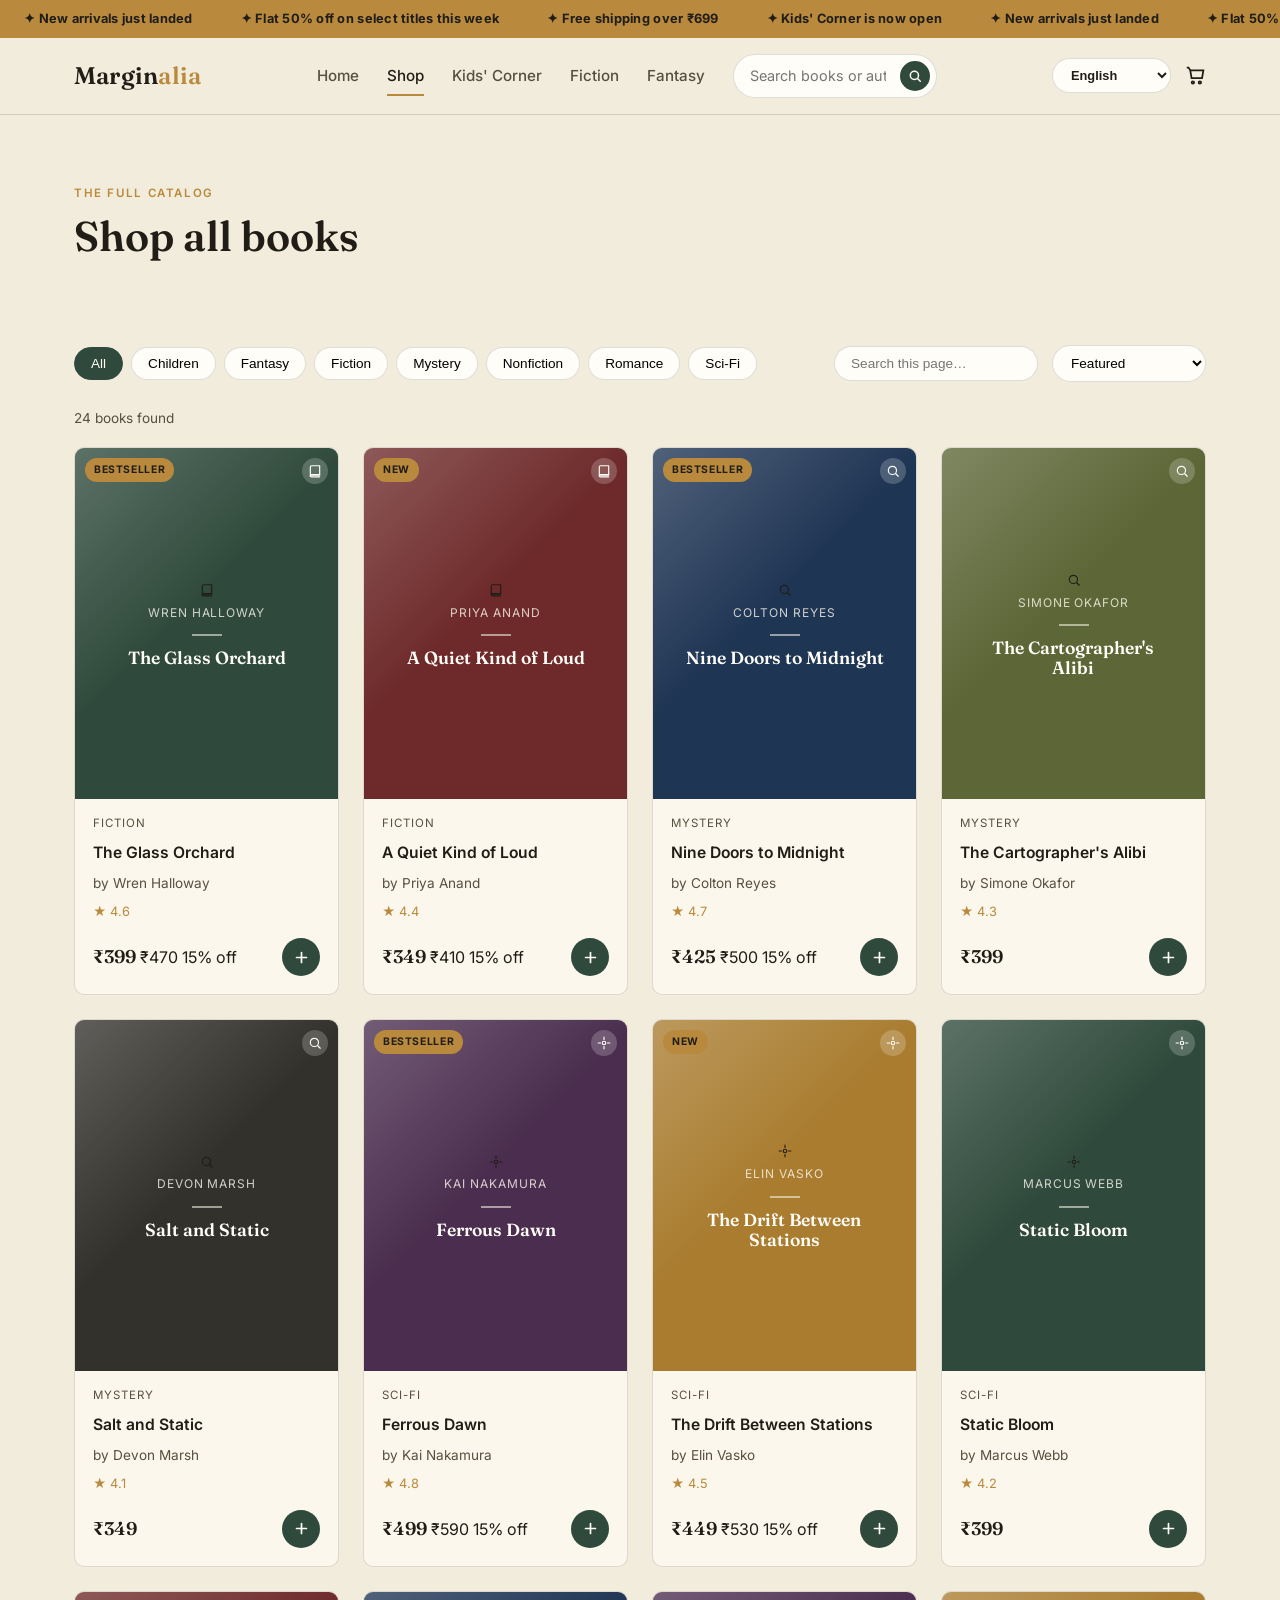
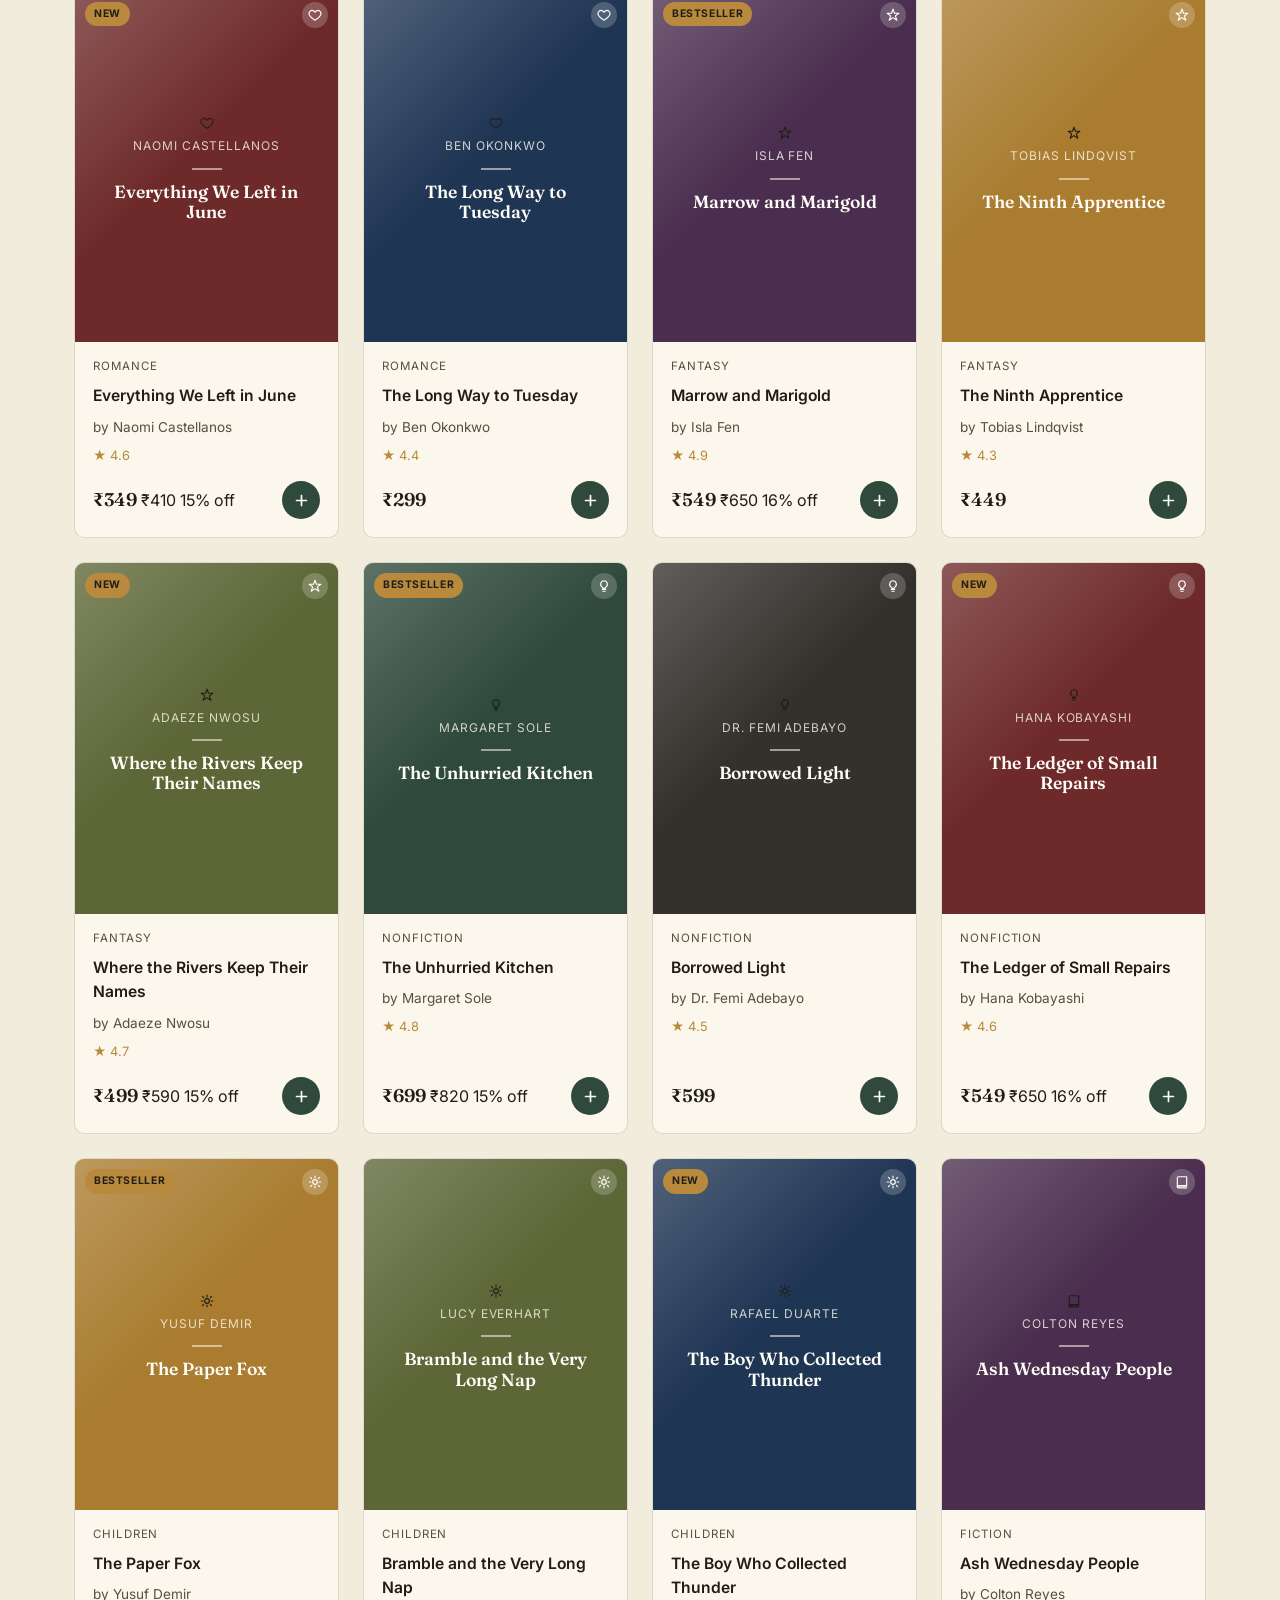
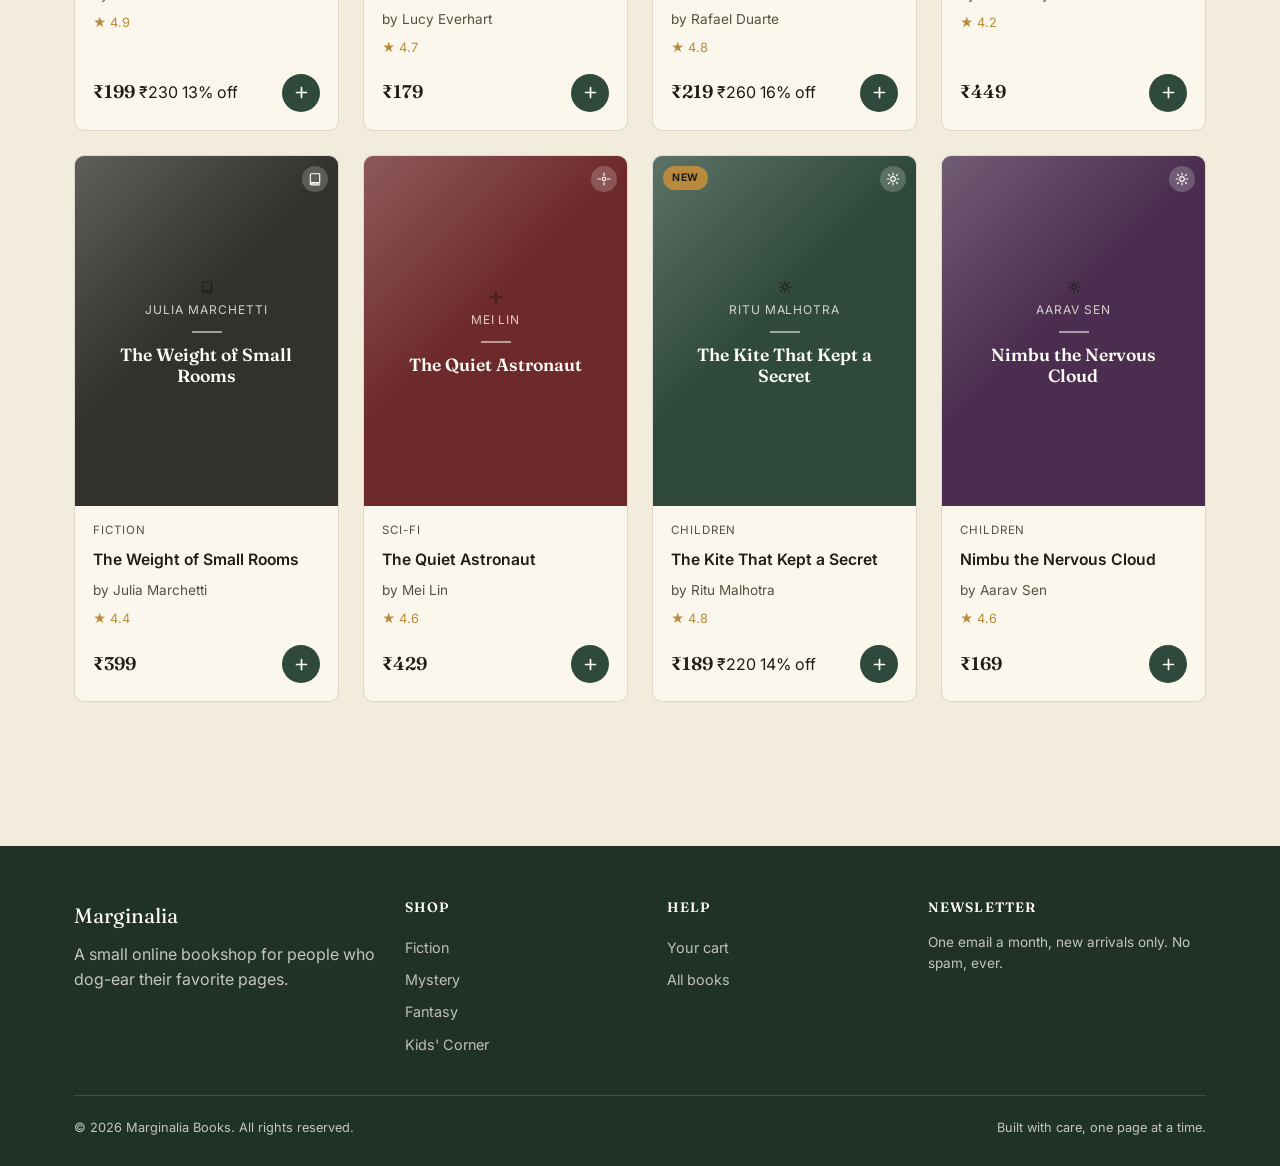
<file: shop.html>
<!DOCTYPE html>
<html lang="en">
<head>
<meta charset="UTF-8">
<meta name="viewport" content="width=device-width, initial-scale=1.0">
<title>Shop all books — Marginalia</title>
<meta name="description" content="Browse the full Marginalia catalog: fiction, mystery, sci-fi, fantasy, romance, nonfiction and children's books. Prices in ₹.">
<link rel="preconnect" href="https://fonts.googleapis.com">
<link href="https://fonts.googleapis.com/css2?family=Fraunces:wght@500;600;700&family=Inter:wght@400;500;600;700&display=swap" rel="stylesheet">
<link rel="stylesheet" href="css/style.css">
</head>
<body data-page="shop">

<div class="marquee-bar" aria-hidden="true">
  <div class="marquee-track">
    <div class="marquee-group">
      <span data-i18n="marquee_1">✦ New arrivals just landed</span>
      <span data-i18n="marquee_2">✦ Flat 50% off on select titles this week</span>
      <span data-i18n="marquee_3">✦ Free shipping over ₹699</span>
      <span data-i18n="marquee_4">✦ Kids' Corner is now open</span>
    </div>
    <div class="marquee-group">
      <span data-i18n="marquee_1">✦ New arrivals just landed</span>
      <span data-i18n="marquee_2">✦ Flat 50% off on select titles this week</span>
      <span data-i18n="marquee_3">✦ Free shipping over ₹699</span>
      <span data-i18n="marquee_4">✦ Kids' Corner is now open</span>
    </div>
  </div>
</div>

<header class="site-header">
  <div class="wrap">
    <a href="index.html" class="logo">Margin<span>alia</span></a>

    <nav class="main-nav">
      <a href="index.html" data-i18n="nav_home">Home</a>
      <a href="shop.html" class="is-active" data-i18n="nav_shop">Shop</a>
      <a href="shop.html?genre=Children" data-i18n="nav_kids">Kids' Corner</a>
      <a href="shop.html?genre=Fiction" data-i18n="nav_fiction">Fiction</a>
      <a href="shop.html?genre=Fantasy" data-i18n="nav_fantasy">Fantasy</a>
      <form class="search-form" data-search-form>
        <input type="search" data-i18n-placeholder="search_placeholder" placeholder="Search books or authors" aria-label="Search books">
        <button type="submit" aria-label="Search">
          <svg width="14" height="14" viewBox="0 0 24 24" fill="none" stroke="currentColor" stroke-width="2.6"><circle cx="11" cy="11" r="7"/><path d="M21 21l-4.3-4.3" stroke-linecap="round"/></svg>
        </button>
      </form>
    </nav>

    <div class="header-actions">
      <div class="lang-select">
        <select data-lang-select aria-label="Language">
          <option value="en">English</option>
          <option value="hi">हिंदी</option>
          <option value="ml">മലയാളം</option>
        </select>
      </div>
      <a href="cart.html" class="cart-link">
        <svg width="21" height="21" viewBox="0 0 24 24" fill="none" stroke="currentColor" stroke-width="2"><path d="M6 6h15l-1.5 9h-12z"/><path d="M6 6L4 3H2"/><circle cx="9" cy="20" r="1.4"/><circle cx="17" cy="20" r="1.4"/></svg>
        <span class="cart-badge is-hidden" data-cart-badge>0</span>
      </a>
      <button class="nav-toggle" data-nav-toggle aria-label="Toggle menu">
        <svg width="18" height="18" viewBox="0 0 24 24" fill="none" stroke="currentColor" stroke-width="2.4"><path d="M3 6h18M3 12h18M3 18h18" stroke-linecap="round"/></svg>
      </button>
    </div>
  </div>
</header>

<main>
  <section class="section" style="padding-bottom:0">
    <div class="wrap">
      <span class="eyebrow" data-i18n="eyebrow_catalog">The full catalog</span>
      <h1 style="font-size:clamp(1.9rem,3.5vw,2.6rem)" data-i18n="page_title_shop">Shop all books</h1>
    </div>
  </section>

  <section class="section">
    <div class="wrap">
      <div class="shop-toolbar">
        <div class="filter-chips" data-genre-chips></div>
        <div style="display:flex;align-items:center;gap:14px;flex-wrap:wrap">
          <input type="search" data-shop-search data-i18n-placeholder="search_this_page" placeholder="Search this page…" aria-label="Filter books"
                 style="padding:9px 16px;border-radius:999px;border:1px solid var(--line);background:var(--paper-white);font-size:0.85rem;min-width:180px">
          <div class="sort-select">
            <select data-sort aria-label="Sort books">
              <option value="featured" data-i18n="sort_featured">Featured</option>
              <option value="price-asc" data-i18n="sort_price_asc">Price: low to high</option>
              <option value="price-desc" data-i18n="sort_price_desc">Price: high to low</option>
              <option value="rating" data-i18n="sort_rating">Highest rated</option>
              <option value="title" data-i18n="sort_title">Title A–Z</option>
            </select>
          </div>
        </div>
      </div>
      <p class="results-count" data-results-count></p>
      <div class="book-grid" data-shop-grid></div>
    </div>
  </section>
</main>

<footer class="site-footer">
  <div class="wrap">
    <div class="footer-grid">
      <div>
        <p class="footer-logo">Marginalia</p>
        <p data-i18n="footer_tagline">A small online bookshop for people who dog-ear their favorite pages.</p>
      </div>
      <div>
        <h4 data-i18n="footer_shop_heading">Shop</h4>
        <a href="shop.html?genre=Fiction" data-i18n="cat_fiction_title">Fiction</a>
        <a href="shop.html?genre=Mystery" data-i18n="cat_mystery_title">Mystery</a>
        <a href="shop.html?genre=Fantasy" data-i18n="cat_fantasy_title">Fantasy</a>
        <a href="shop.html?genre=Children" data-i18n="footer_kids_link">Kids' Corner</a>
      </div>
      <div>
        <h4 data-i18n="footer_help_heading">Help</h4>
        <a href="cart.html" data-i18n="footer_link_cart">Your cart</a>
        <a href="shop.html" data-i18n="footer_link_all">All books</a>
      </div>
      <div>
        <h4 data-i18n="footer_newsletter_heading">Newsletter</h4>
        <p style="font-size:0.85rem" data-i18n="footer_newsletter_desc">One email a month, new arrivals only. No spam, ever.</p>
      </div>
    </div>
    <div class="footer-bottom">
      <span data-i18n="footer_rights">© 2026 Marginalia Books. All rights reserved.</span>
      <span data-i18n="footer_credit">Built with care, one page at a time.</span>
    </div>
  </div>
</footer>

<script src="js/data.js"></script>
<script src="js/cart.js"></script>
<script src="js/i18n.js"></script>
<script src="js/main.js"></script>
</body>
</html>
</file>
<file: css/style.css>
/* ============================================================
   MARGINALIA — Stylesheet
   Table of contents:
   1. Tokens (colors, type, spacing)
   2. Reset & base
   3. Layout helpers
   4. Header & nav
   5. Buttons & form fields
   6. Home page (hero shelf, sections)
   7. Book cards & spines
   8. Shop page (filters)
   9. Book detail modal
   10. Cart page
   11. Checkout page
   12. Footer
   13. Responsive
   ============================================================ */

/* ---------- 1. Tokens ---------- */
:root {
  --ink: #201d17;
  --ink-soft: #55503f;
  --parchment: #f2ecdc;
  --paper: #fbf7ec;
  --paper-white: #fffdf7;
  --line: rgba(32, 29, 23, 0.14);

  --forest: #2f4a3c;
  --forest-dark: #203228;
  --gold: #b98a3d;
  --gold-light: #e6c98a;

  --spine-forest: #2f4a3c;
  --spine-oxblood: #6e2a2a;
  --spine-navy: #1f3554;
  --spine-olive: #5c6636;
  --spine-charcoal: #33312c;
  --spine-plum: #4b2e4f;
  --spine-mustard: #a97c2f;

  --font-display: "Fraunces", Georgia, serif;
  --font-body: "Inter", -apple-system, BlinkMacSystemFont, sans-serif;

  --radius-s: 6px;
  --radius-m: 10px;
  --shadow-card: 0 6px 20px rgba(32, 29, 23, 0.10);
  --shadow-lift: 0 14px 30px rgba(32, 29, 23, 0.18);
  --max-width: 1180px;
}

/* ---------- 2. Reset & base ---------- */
* { box-sizing: border-box; }
html { scroll-behavior: smooth; }

body {
  margin: 0;
  background: var(--parchment);
  color: var(--ink);
  font-family: var(--font-body);
  font-size: 16px;
  line-height: 1.55;
  -webkit-font-smoothing: antialiased;
}

img { max-width: 100%; display: block; }

h1, h2, h3, h4 {
  font-family: var(--font-display);
  font-weight: 600;
  line-height: 1.15;
  margin: 0 0 0.5em;
  color: var(--ink);
}

p { margin: 0 0 1em; }
a { color: inherit; text-decoration: none; }

a:focus-visible,
button:focus-visible,
input:focus-visible,
select:focus-visible,
textarea:focus-visible {
  outline: 2px solid var(--forest);
  outline-offset: 2px;
}

@media (prefers-reduced-motion: reduce) {
  * { animation: none !important; transition: none !important; }
}

/* ---------- 3. Layout helpers ---------- */
.wrap {
  max-width: var(--max-width);
  margin: 0 auto;
  padding: 0 24px;
}

.section { padding: 64px 0; }
.section-head {
  display: flex;
  align-items: baseline;
  justify-content: space-between;
  gap: 16px;
  margin-bottom: 28px;
}
.section-head h2 { font-size: clamp(1.5rem, 2.4vw, 2rem); margin: 0; }
.eyebrow {
  display: inline-block;
  font-family: var(--font-body);
  font-size: 0.72rem;
  letter-spacing: 0.14em;
  text-transform: uppercase;
  color: var(--gold);
  font-weight: 600;
  margin-bottom: 10px;
}
.muted { color: var(--ink-soft); }
.center { text-align: center; }

/* ---------- 4. Header & nav ---------- */
.site-header {
  position: sticky;
  top: 0;
  z-index: 40;
  background: var(--parchment);
  border-bottom: 1px solid var(--line);
}
.site-header .wrap {
  display: flex;
  align-items: center;
  justify-content: space-between;
  gap: 20px;
  min-height: 76px;
}
.logo {
  font-family: var(--font-display);
  font-size: 1.5rem;
  font-weight: 600;
  letter-spacing: 0.01em;
  white-space: nowrap;
}
.logo span { color: var(--gold); }

.main-nav {
  display: flex;
  align-items: center;
  gap: 28px;
}
.main-nav a {
  font-size: 0.95rem;
  font-weight: 500;
  color: var(--ink-soft);
  position: relative;
  padding: 6px 0;
}
.main-nav a:hover,
.main-nav a.is-active { color: var(--ink); }
.main-nav a.is-active::after {
  content: "";
  position: absolute;
  left: 0; right: 0; bottom: -2px;
  height: 2px;
  background: var(--gold);
}

.header-actions { display: flex; align-items: center; gap: 14px; }

.search-form {
  display: flex;
  align-items: center;
  border: 1px solid var(--line);
  background: var(--paper-white);
  border-radius: 999px;
  padding: 6px 6px 6px 16px;
}
.search-form input {
  border: none;
  background: none;
  font-family: var(--font-body);
  font-size: 0.9rem;
  width: 150px;
  padding: 4px 0;
}
.search-form input:focus { outline: none; }
.search-form button {
  border: none;
  background: var(--forest);
  color: var(--paper-white);
  width: 30px; height: 30px;
  border-radius: 50%;
  cursor: pointer;
  display: grid;
  place-items: center;
  flex-shrink: 0;
}

.cart-link {
  position: relative;
  display: inline-flex;
  align-items: center;
  gap: 8px;
  font-weight: 600;
  font-size: 0.95rem;
}
.cart-badge {
  background: var(--gold);
  color: var(--ink);
  font-size: 0.7rem;
  font-weight: 700;
  min-width: 19px;
  height: 19px;
  border-radius: 999px;
  display: inline-flex;
  align-items: center;
  justify-content: center;
  padding: 0 4px;
}
.cart-badge.is-hidden { display: none; }

.nav-toggle {
  display: none;
  border: 1px solid var(--line);
  background: var(--paper-white);
  border-radius: var(--radius-s);
  width: 40px; height: 40px;
  align-items: center;
  justify-content: center;
  cursor: pointer;
}

/* ---------- 5. Buttons & form fields ---------- */
.btn {
  display: inline-flex;
  align-items: center;
  justify-content: center;
  gap: 8px;
  padding: 12px 22px;
  border-radius: var(--radius-s);
  font-family: var(--font-body);
  font-weight: 600;
  font-size: 0.92rem;
  cursor: pointer;
  border: 1px solid transparent;
  transition: transform 0.15s ease, box-shadow 0.15s ease, background 0.15s ease;
}
.btn:active { transform: translateY(1px); }
.btn-primary {
  background: var(--forest);
  color: var(--paper-white);
}
.btn-primary:hover { background: var(--forest-dark); box-shadow: var(--shadow-card); }
.btn-gold {
  background: var(--gold);
  color: var(--ink);
}
.btn-gold:hover { background: var(--gold-light); box-shadow: var(--shadow-card); }
.btn-outline {
  background: transparent;
  border-color: var(--ink);
  color: var(--ink);
}
.btn-outline:hover { background: var(--ink); color: var(--paper-white); }
.btn-block { width: 100%; }
.btn:disabled { opacity: 0.5; cursor: not-allowed; }

.field {
  display: flex;
  flex-direction: column;
  gap: 6px;
  margin-bottom: 18px;
}
.field label { font-size: 0.85rem; font-weight: 600; }
.field input,
.field select,
.field textarea {
  font-family: var(--font-body);
  font-size: 0.95rem;
  padding: 12px 14px;
  border: 1px solid var(--line);
  border-radius: var(--radius-s);
  background: var(--paper-white);
  color: var(--ink);
}
.field input:focus,
.field select:focus,
.field textarea:focus { outline: 2px solid var(--forest); outline-offset: 1px; }
.field-row { display: grid; grid-template-columns: 1fr 1fr; gap: 16px; }

/* ---------- 6. Home page ---------- */
.hero {
  padding: 56px 0 0;
  overflow: hidden;
}
.hero-copy { max-width: 620px; margin-bottom: 44px; }
.hero-copy h1 {
  font-size: clamp(2.4rem, 5vw, 3.6rem);
  margin-bottom: 0.35em;
}
.hero-copy p { font-size: 1.08rem; color: var(--ink-soft); max-width: 480px; }
.hero-cta { display: flex; gap: 14px; margin-top: 24px; flex-wrap: wrap; }

/* Signature element: the shelf */
.shelf-wrap {
  position: relative;
  padding: 40px 0 0;
}
.shelf-row {
  display: flex;
  align-items: flex-end;
  gap: 14px;
  overflow-x: auto;
  padding: 0 24px 26px;
  scroll-snap-type: x proximity;
}
.shelf-row::-webkit-scrollbar { height: 6px; }
.shelf-row::-webkit-scrollbar-thumb { background: var(--line); border-radius: 4px; }

.spine {
  scroll-snap-align: start;
  flex: 0 0 auto;
  width: 56px;
  height: 220px;
  border-radius: 4px 4px 2px 2px;
  display: flex;
  align-items: center;
  justify-content: center;
  padding: 14px 0;
  cursor: pointer;
  box-shadow: inset -3px 0 6px rgba(0,0,0,0.18), 0 4px 10px rgba(32,29,23,0.14);
  transition: transform 0.2s ease, box-shadow 0.2s ease;
  position: relative;
}
.spine:hover, .spine:focus-visible {
  transform: translateY(-14px);
  box-shadow: inset -3px 0 6px rgba(0,0,0,0.18), 0 18px 24px rgba(32,29,23,0.22);
}
.spine span {
  writing-mode: vertical-rl;
  transform: rotate(180deg);
  color: var(--paper-white);
  font-family: var(--font-display);
  font-size: 0.82rem;
  letter-spacing: 0.02em;
  white-space: nowrap;
  overflow: hidden;
  text-overflow: ellipsis;
  max-height: 100%;
}
.spine.tall { height: 250px; }
.spine.short { height: 190px; margin-bottom: 30px; }

.shelf-ledge {
  height: 22px;
  margin: 0 24px;
  background: linear-gradient(180deg, #8a6a41, #5c4526);
  border-radius: 3px;
  box-shadow: 0 8px 14px rgba(32,29,23,0.25);
}

.spine-forest { background: var(--spine-forest); }
.spine-oxblood { background: var(--spine-oxblood); }
.spine-navy { background: var(--spine-navy); }
.spine-olive { background: var(--spine-olive); }
.spine-charcoal { background: var(--spine-charcoal); }
.spine-plum { background: var(--spine-plum); }
.spine-mustard { background: var(--spine-mustard); }

.category-grid {
  display: grid;
  grid-template-columns: repeat(4, 1fr);
  gap: 18px;
}
.category-card {
  background: var(--paper);
  border: 1px solid var(--line);
  border-radius: var(--radius-m);
  padding: 26px 20px;
  text-align: center;
  transition: transform 0.15s ease, box-shadow 0.15s ease;
}
.category-card:hover { transform: translateY(-3px); box-shadow: var(--shadow-card); }
.category-card .cat-icon {
  width: 44px; height: 44px;
  margin: 0 auto 14px;
  border-radius: 50%;
  background: var(--forest);
  display: grid; place-items: center;
  color: var(--paper-white);
}
.category-card h3 { font-size: 1.02rem; margin-bottom: 4px; }

.promo-band {
  background: var(--forest);
  color: var(--paper-white);
  border-radius: var(--radius-m);
  padding: 46px 40px;
  display: flex;
  align-items: center;
  justify-content: space-between;
  gap: 30px;
  flex-wrap: wrap;
}
.promo-band h2 { color: var(--paper-white); margin-bottom: 6px; }
.promo-band p { color: rgba(251,247,236,0.78); margin: 0; max-width: 420px; }

/* ---------- 7. Book cards & spines ---------- */
.book-grid {
  display: grid;
  grid-template-columns: repeat(4, 1fr);
  gap: 24px;
}
.book-card {
  background: var(--paper);
  border: 1px solid var(--line);
  border-radius: var(--radius-m);
  overflow: hidden;
  display: flex;
  flex-direction: column;
  transition: transform 0.15s ease, box-shadow 0.15s ease;
}
.book-card:hover { transform: translateY(-4px); box-shadow: var(--shadow-card); }

.book-cover {
  aspect-ratio: 3 / 4;
  display: flex;
  flex-direction: column;
  align-items: center;
  justify-content: center;
  text-align: center;
  padding: 22px 16px;
  cursor: pointer;
  position: relative;
}
.book-cover .rule {
  width: 30px;
  height: 2px;
  background: rgba(251,247,236,0.55);
  margin: 12px 0;
}
.book-cover h3 {
  color: var(--paper-white);
  font-size: 1.1rem;
  margin: 0;
  max-width: 90%;
}
.book-cover .cover-author {
  color: rgba(251,247,236,0.8);
  font-size: 0.75rem;
  letter-spacing: 0.08em;
  text-transform: uppercase;
  margin: 0;
}
.book-tag {
  position: absolute;
  top: 10px; left: 10px;
  background: var(--gold);
  color: var(--ink);
  font-size: 0.65rem;
  font-weight: 700;
  text-transform: uppercase;
  letter-spacing: 0.06em;
  padding: 4px 9px;
  border-radius: 999px;
}

.book-info { padding: 16px 18px 18px; display: flex; flex-direction: column; gap: 8px; flex: 1; }
.book-info .genre-label { font-size: 0.72rem; color: var(--ink-soft); text-transform: uppercase; letter-spacing: 0.08em; }
.book-info .title-link { font-weight: 600; font-size: 0.98rem; }
.book-info .title-link:hover { color: var(--forest); }
.book-info .author { font-size: 0.85rem; color: var(--ink-soft); }
.book-info .rating { font-size: 0.8rem; color: var(--gold); }
.book-info .price-row {
  margin-top: auto;
  display: flex;
  align-items: center;
  justify-content: space-between;
  gap: 10px;
  padding-top: 8px;
}
.price { font-family: var(--font-display); font-size: 1.15rem; font-weight: 600; }
.add-btn {
  border: none;
  background: var(--forest);
  color: var(--paper-white);
  width: 38px; height: 38px;
  border-radius: 50%;
  cursor: pointer;
  display: grid;
  place-items: center;
  flex-shrink: 0;
  transition: background 0.15s ease, transform 0.15s ease;
}
.add-btn:hover { background: var(--forest-dark); transform: scale(1.06); }

/* ---------- 8. Shop page ---------- */
.shop-toolbar {
  display: flex;
  align-items: center;
  justify-content: space-between;
  gap: 16px;
  flex-wrap: wrap;
  margin-bottom: 26px;
}
.filter-chips { display: flex; gap: 8px; flex-wrap: wrap; }
.chip {
  border: 1px solid var(--line);
  background: var(--paper-white);
  padding: 8px 16px;
  border-radius: 999px;
  font-size: 0.85rem;
  font-weight: 500;
  cursor: pointer;
}
.chip.is-active { background: var(--forest); color: var(--paper-white); border-color: var(--forest); }
.sort-select select {
  padding: 9px 14px;
  border-radius: 999px;
  border: 1px solid var(--line);
  background: var(--paper-white);
  font-size: 0.85rem;
}
.results-count { font-size: 0.85rem; color: var(--ink-soft); margin-bottom: 18px; }
.empty-state { text-align: center; padding: 60px 20px; color: var(--ink-soft); }

/* ---------- 9. Book detail modal ---------- */
.modal-backdrop {
  position: fixed; inset: 0;
  background: rgba(32,29,23,0.55);
  display: none;
  align-items: center;
  justify-content: center;
  padding: 20px;
  z-index: 100;
}
.modal-backdrop.is-open { display: flex; }
.modal-card {
  background: var(--paper);
  border-radius: var(--radius-m);
  max-width: 720px;
  width: 100%;
  max-height: 88vh;
  overflow-y: auto;
  display: grid;
  grid-template-columns: 220px 1fr;
  position: relative;
  box-shadow: var(--shadow-lift);
}
.modal-close {
  position: absolute;
  top: 14px; right: 14px;
  border: none;
  background: var(--paper-white);
  width: 34px; height: 34px;
  border-radius: 50%;
  cursor: pointer;
  display: grid; place-items: center;
  box-shadow: var(--shadow-card);
  z-index: 2;
}
.modal-cover {
  display: flex;
  align-items: center;
  justify-content: center;
  text-align: center;
  padding: 30px 20px;
}
.modal-cover h3 { color: var(--paper-white); font-size: 1.3rem; }
.modal-cover .cover-author { color: rgba(251,247,236,0.8); font-size: 0.78rem; text-transform: uppercase; letter-spacing: 0.08em; }
.modal-body { padding: 34px 30px 30px; }
.modal-body .genre-label { font-size: 0.75rem; color: var(--gold); text-transform: uppercase; letter-spacing: 0.08em; font-weight: 700; }
.modal-body h2 { margin-top: 8px; font-size: 1.6rem; }
.modal-meta { display: flex; gap: 16px; flex-wrap: wrap; font-size: 0.85rem; color: var(--ink-soft); margin-bottom: 16px; }
.modal-actions { display: flex; align-items: center; gap: 14px; margin-top: 22px; flex-wrap: wrap; }
.qty-control {
  display: flex; align-items: center; border: 1px solid var(--line);
  border-radius: var(--radius-s); overflow: hidden;
}
.qty-control button {
  border: none; background: var(--paper-white); width: 36px; height: 40px;
  cursor: pointer; font-size: 1rem;
}
.qty-control input {
  width: 42px; border: none; text-align: center; font-size: 0.95rem;
  -moz-appearance: textfield;
}

/* ---------- 10. Cart page ---------- */
.cart-layout {
  display: grid;
  grid-template-columns: 1fr 340px;
  gap: 36px;
  align-items: start;
}
.cart-line {
  display: grid;
  grid-template-columns: 74px 1fr auto auto;
  gap: 16px;
  align-items: center;
  padding: 18px 0;
  border-bottom: 1px solid var(--line);
}
.cart-line .mini-spine {
  width: 56px; height: 74px;
  border-radius: 3px;
  display: grid; place-items: center;
  color: var(--paper-white);
  font-family: var(--font-display);
  font-size: 0.62rem;
  text-align: center;
  padding: 4px;
  box-shadow: inset -2px 0 4px rgba(0,0,0,0.2);
}
.cart-line .line-title { font-weight: 600; margin-bottom: 2px; }
.cart-line .line-author { font-size: 0.82rem; color: var(--ink-soft); }
.cart-line .remove-link {
  font-size: 0.78rem; color: var(--ink-soft);
  text-decoration: underline;
  background: none; border: none; cursor: pointer;
  margin-top: 4px;
}
.cart-line .line-total { font-weight: 600; font-family: var(--font-display); font-size: 1.05rem; white-space: nowrap; }

.summary-card {
  background: var(--paper);
  border: 1px solid var(--line);
  border-radius: var(--radius-m);
  padding: 26px;
  position: sticky;
  top: 96px;
}
.summary-row {
  display: flex; justify-content: space-between;
  font-size: 0.92rem; margin-bottom: 12px; color: var(--ink-soft);
}
.summary-row.total {
  color: var(--ink); font-weight: 700; font-size: 1.1rem;
  border-top: 1px solid var(--line);
  padding-top: 14px; margin-top: 6px;
}
.empty-cart { text-align: center; padding: 80px 20px; }
.empty-cart .cat-icon-lg {
  width: 70px; height: 70px; margin: 0 auto 20px;
  border-radius: 50%; background: var(--paper);
  border: 1px solid var(--line);
  display: grid; place-items: center; color: var(--ink-soft);
}

/* ---------- 11. Checkout page ---------- */
.checkout-layout {
  display: grid;
  grid-template-columns: 1fr 360px;
  gap: 40px;
  align-items: start;
}
.checkout-order-item {
  display: flex; justify-content: space-between; gap: 10px;
  font-size: 0.88rem; padding: 8px 0; color: var(--ink-soft);
}
.confirm-panel { text-align: center; padding: 70px 20px; }
.confirm-icon {
  width: 74px; height: 74px; margin: 0 auto 22px;
  border-radius: 50%; background: var(--forest);
  display: grid; place-items: center; color: var(--paper-white);
}
fieldset { border: none; padding: 0; margin: 0 0 30px; }
legend { font-family: var(--font-display); font-size: 1.15rem; margin-bottom: 14px; padding: 0; }

/* ---------- 12. Footer ---------- */
.site-footer {
  background: var(--forest-dark);
  color: rgba(251,247,236,0.75);
  margin-top: 80px;
  padding: 54px 0 28px;
}
.footer-grid {
  display: grid;
  grid-template-columns: 1.3fr 1fr 1fr 1.2fr;
  gap: 30px;
  padding-bottom: 34px;
  border-bottom: 1px solid rgba(251,247,236,0.14);
}
.footer-grid h4 { color: var(--paper-white); font-size: 0.85rem; text-transform: uppercase; letter-spacing: 0.08em; margin-bottom: 16px; }
.footer-grid a { display: block; font-size: 0.9rem; padding: 5px 0; color: rgba(251,247,236,0.72); }
.footer-grid a:hover { color: var(--gold-light); }
.footer-logo { color: var(--paper-white); font-family: var(--font-display); font-size: 1.3rem; margin-bottom: 10px; }
.footer-bottom {
  display: flex; justify-content: space-between; padding-top: 22px;
  font-size: 0.8rem; flex-wrap: wrap; gap: 10px;
}

/* ---------- 13. Responsive ---------- */
@media (max-width: 980px) {
  .book-grid, .category-grid { grid-template-columns: repeat(3, 1fr); }
  .footer-grid { grid-template-columns: 1fr 1fr; }
  .cart-layout, .checkout-layout { grid-template-columns: 1fr; }
  .summary-card { position: static; }
}

@media (max-width: 760px) {
  .main-nav { display: none; }
  .nav-toggle { display: flex; }
  .search-form { display: none; }
  .site-header.is-open .main-nav {
    display: flex;
    flex-direction: column;
    position: absolute;
    top: 76px; left: 0; right: 0;
    background: var(--parchment);
    border-bottom: 1px solid var(--line);
    padding: 12px 24px 22px;
    gap: 6px;
    align-items: flex-start;
  }
  .site-header.is-open .search-form {
    display: flex;
    width: 100%;
    margin: 8px 24px 0;
  }
  .site-header.is-open .search-form input { flex: 1; width: auto; }

  .book-grid, .category-grid { grid-template-columns: repeat(2, 1fr); }
  .hero-copy { max-width: 100%; }
  .promo-band { flex-direction: column; text-align: center; }
  .modal-card { grid-template-columns: 1fr; }
  .modal-cover { padding: 30px 20px 0; }
  .modal-cover .spine-like { width: 110px; height: 150px; margin: 0 auto; }
  .field-row { grid-template-columns: 1fr; }
  .footer-grid { grid-template-columns: 1fr; }
  .cart-line { grid-template-columns: 56px 1fr; grid-template-areas: "cover title" "cover qty" "cover total"; row-gap: 6px; }
}

@media (max-width: 480px) {
  .book-grid, .category-grid { grid-template-columns: repeat(2, 1fr); gap: 14px; }
  .wrap { padding: 0 16px; }
  .hero-copy h1 { font-size: 2rem; }
  .section { padding: 44px 0; }
}

/* ============================================================
   14. Marquee promo bar (infinite loop)
   ============================================================ */
.marquee-bar {
  background: var(--gold);
  color: var(--ink);
  overflow: hidden;
  white-space: nowrap;
  position: relative;
}
.marquee-track {
  display: inline-flex;
  width: max-content;
  animation: marquee-scroll 26s linear infinite;
}
.marquee-group {
  display: inline-flex;
  align-items: center;
  gap: 48px;
  padding: 9px 24px;
  flex-shrink: 0;
}
.marquee-group span {
  font-size: 0.8rem;
  font-weight: 700;
  letter-spacing: 0.02em;
  white-space: nowrap;
}
.marquee-bar:hover .marquee-track { animation-play-state: paused; }
@keyframes marquee-scroll {
  from { transform: translateX(0); }
  to { transform: translateX(-50%); }
}
@media (prefers-reduced-motion: reduce) {
  .marquee-group:nth-child(2) { display: none; }
}

/* ============================================================
   15. Language switcher
   ============================================================ */
.lang-select select {
  padding: 8px 30px 8px 14px;
  border-radius: 999px;
  border: 1px solid var(--line);
  background: var(--paper-white);
  font-size: 0.8rem;
  font-weight: 600;
  cursor: pointer;
  color: var(--ink);
}

/* ============================================================
   16. Hero v2 (two-column, art panel, entrance animation)
   ============================================================ */
.hero {
  background:
    radial-gradient(circle at 14% 18%, rgba(185, 138, 61, 0.14), transparent 55%),
    radial-gradient(circle at 92% 6%, rgba(47, 74, 60, 0.10), transparent 45%);
}
.hero-grid {
  display: grid;
  grid-template-columns: 1fr 440px;
  gap: 40px;
  align-items: center;
}
.hero-copy { max-width: 100%; margin-bottom: 0; animation: fadeUp 0.7s ease both; }
.hero-cta { animation: fadeUp 0.7s ease 0.12s both; }
.hero-art { position: relative; animation: fadeUp 0.8s ease 0.1s both; }
.hero-art svg { width: 100%; height: auto; display: block; }
.float-slow { animation: floatY 5.5s ease-in-out infinite; transform-box: fill-box; transform-origin: center; }
.float-fast { animation: floatY 3.6s ease-in-out infinite; transform-box: fill-box; transform-origin: center; }
.float-slower { animation: floatY 7s ease-in-out infinite; transform-box: fill-box; transform-origin: center; }

@keyframes floatY {
  0%, 100% { transform: translateY(0); }
  50% { transform: translateY(-12px); }
}
@keyframes fadeUp {
  from { opacity: 0; transform: translateY(18px); }
  to { opacity: 1; transform: translateY(0); }
}

/* ============================================================
   17. Scroll reveal
   ============================================================ */
.reveal {
  opacity: 0;
  transform: translateY(26px);
  transition: opacity 0.65s ease, transform 0.65s ease;
}
.reveal.is-visible { opacity: 1; transform: translateY(0); }

/* ============================================================
   18. Book cover polish: shine + icon badge
   ============================================================ */
.book-cover, .modal-cover { position: relative; overflow: hidden; }
.book-cover::before, .modal-cover::before {
  content: "";
  position: absolute;
  inset: 0;
  background: linear-gradient(135deg, rgba(255,255,255,0.22), transparent 45%);
  pointer-events: none;
}
.book-cover::after {
  content: "";
  position: absolute;
  top: 0; left: -60%;
  width: 35%; height: 100%;
  background: linear-gradient(120deg, transparent, rgba(255,255,255,0.4), transparent);
  transform: skewX(-18deg);
  opacity: 0;
  pointer-events: none;
}
.book-card:hover .book-cover::after { animation: shineSweep 0.85s ease forwards; }
@keyframes shineSweep {
  0% { left: -60%; opacity: 0; }
  12% { opacity: 0.9; }
  100% { left: 130%; opacity: 0; }
}
.cover-icon {
  position: absolute;
  top: 10px; right: 10px;
  width: 26px; height: 26px;
  border-radius: 50%;
  background: rgba(255,255,255,0.20);
  display: grid;
  place-items: center;
  color: var(--paper-white);
  z-index: 1;
}
.book-tag, .cover-icon { z-index: 2; }
.add-btn.is-added { background: #3c7a52; }

/* ============================================================
   19. Kids' Corner
   ============================================================ */
.kids-section {
  position: relative;
  background: linear-gradient(180deg, #fff6e0, #ffe9bf);
  border-radius: 28px;
  padding: 54px 30px;
  overflow: hidden;
}
.kids-section::before {
  content: "";
  position: absolute;
  inset: 0;
  background-image: radial-gradient(rgba(185,138,61,0.18) 1.6px, transparent 1.6px);
  background-size: 22px 22px;
  opacity: 0.55;
  pointer-events: none;
}
.kids-decor {
  position: absolute;
  border-radius: 50%;
  pointer-events: none;
  opacity: 0.5;
}
.kids-decor.k1 { width: 90px; height: 90px; background: var(--gold-light); top: -20px; right: 8%; animation: floatY 6s ease-in-out infinite; }
.kids-decor.k2 { width: 50px; height: 50px; background: var(--forest); opacity: 0.14; bottom: 10%; left: 4%; animation: floatY 4.5s ease-in-out infinite; }
.kids-decor.k3 { width: 34px; height: 34px; background: var(--spine-oxblood); opacity: 0.14; bottom: 20%; right: 18%; animation: floatY 5s ease-in-out infinite; }
.kids-section .section-head,
.kids-section .book-grid { position: relative; z-index: 1; }
.kids-section .eyebrow { color: var(--spine-oxblood); }

/* ============================================================
   20. Responsive additions
   ============================================================ */
@media (max-width: 900px) {
  .hero-grid { grid-template-columns: 1fr; }
  .hero-art { order: -1; max-width: 320px; margin: 0 auto 12px; }
}
@media (max-width: 760px) {
  .kids-section { padding: 40px 18px; border-radius: 20px; }
}
</file>
